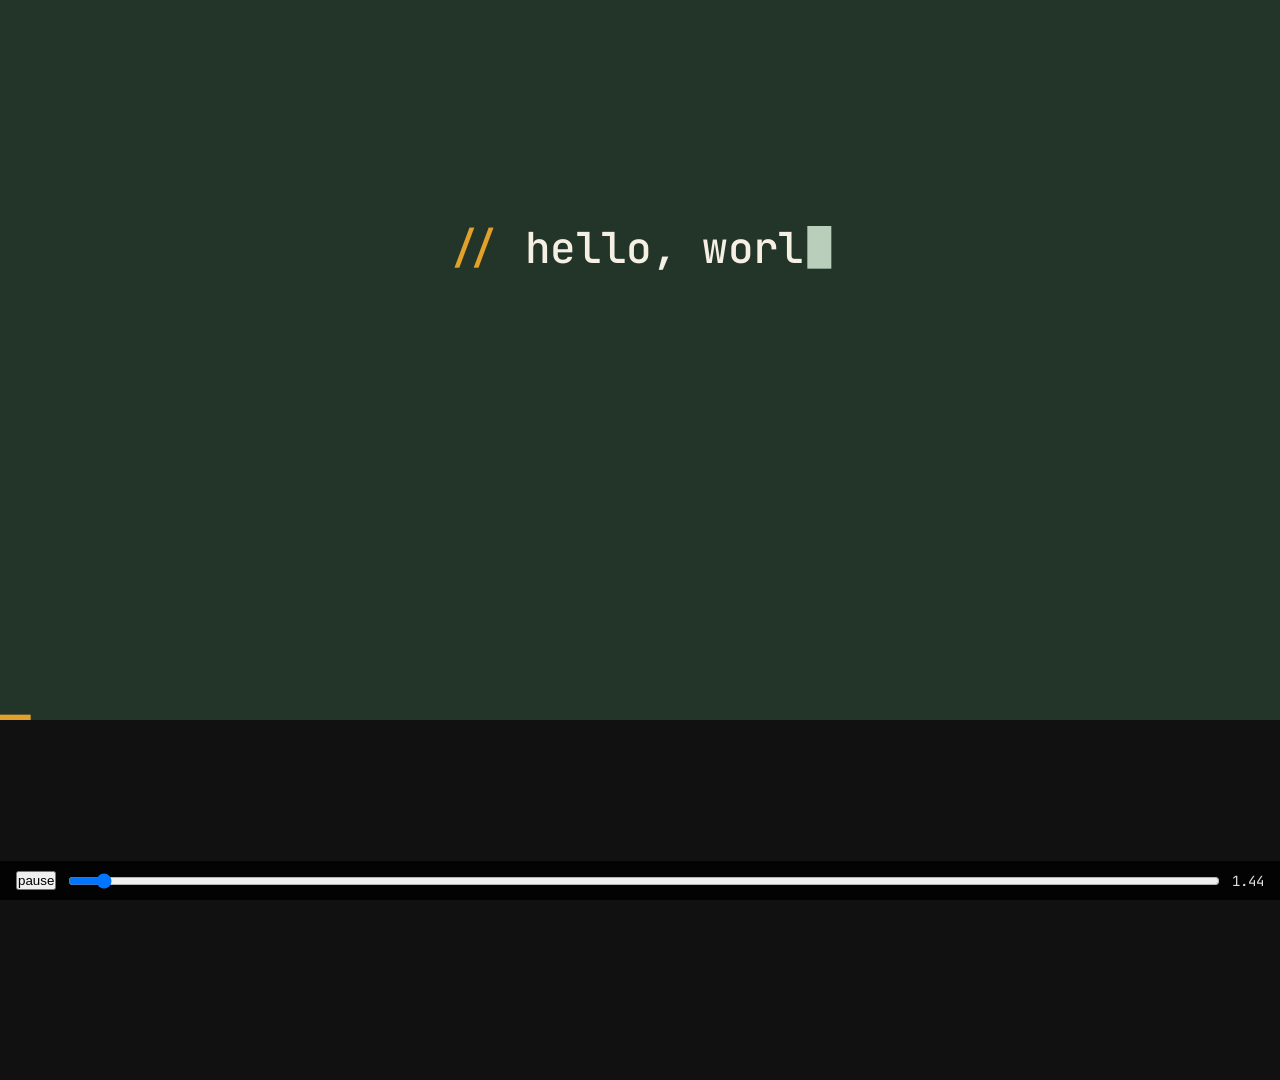
<file: promo-video/index.html>
<!doctype html>
<html lang="en">
<head>
<meta charset="utf-8">
<title>Salma · Flutter Developer (60s)</title>
<link href="https://fonts.googleapis.com/css2?family=Nunito:wght@400;600;700;800&family=JetBrains+Mono:wght@400;500;700&display=swap" rel="stylesheet">
<style>
  :root{
    --ink:#223528; --sage:#4C7A5B; --mist:#B9CFBC; --cocoa:#6E4A32;
    --honey:#E3A02B; --oat:#F6EFE4; --clay:#E8D5B7;
    --ink2:#2A4031;
  }
  *{box-sizing:border-box;margin:0;padding:0}
  html,body{background:#111;overflow:hidden}
  #stage{position:relative;width:1920px;height:1080px;background:var(--ink);overflow:hidden;
    font-family:Nunito,sans-serif;color:var(--oat);transform-origin:0 0}
  .scene{position:absolute;inset:0;opacity:0}
  .abs{position:absolute}
  .mono{font-family:'JetBrains Mono',monospace}
  .eyebrow{font-family:'JetBrains Mono',monospace;font-weight:500;font-size:30px;letter-spacing:.08em;color:var(--mist)}
  .eyebrow b{color:var(--honey);font-weight:700}
  .h1{font-weight:800;font-size:120px;line-height:1.05;letter-spacing:-.01em}
  .h2{font-weight:800;font-size:84px;line-height:1.1}
  .body{font-size:36px;line-height:1.5;color:var(--mist);font-weight:600}
  .rule{height:6px;background:var(--sage);border-radius:3px;transform-origin:left center}
  .frame{border-radius:32px;overflow:hidden;background:var(--ink2)}
  .frame img{width:100%;height:100%;object-fit:cover;display:block}
  .chip{display:inline-block;font-family:'JetBrains Mono',monospace;font-weight:500;font-size:26px;
    padding:12px 24px;border-radius:999px;border:2px solid var(--sage);color:var(--mist)}
  .chip.fill{background:var(--sage);color:var(--oat);border-color:var(--sage)}
  .word{display:inline-block}
  .clip{overflow:hidden;display:inline-block;vertical-align:bottom;padding-bottom:.08em}
  #progress{position:absolute;left:0;bottom:0;height:8px;background:var(--honey);width:0}
  #wm{position:absolute;right:56px;top:48px;width:64px;opacity:.35}
  .cursor{display:inline-block;width:.55em;height:1em;background:var(--mist);vertical-align:-.12em;margin-left:6px}
  .phone{position:absolute;border-radius:36px;overflow:hidden;border:10px solid #1a2a1f;background:#fff}
  .phone img{width:100%;height:100%;object-fit:cover;object-position:top;display:block}
  .stat{position:absolute;width:390px;height:250px;border-radius:28px;background:var(--ink2);padding:36px}
  .stat .n{font-family:'JetBrains Mono',monospace;font-weight:700;font-size:62px;white-space:nowrap;color:var(--oat)}
  .stat .l{font-size:28px;font-weight:700;color:var(--mist);margin-top:14px;line-height:1.3}
  .tl-item{position:absolute;left:150px;width:820px}
  .tl-date{font-family:'JetBrains Mono',monospace;font-size:26px;color:var(--mist);letter-spacing:.06em}
  .tl-role{font-size:54px;font-weight:800;margin-top:8px}
  .tl-org{font-size:32px;font-weight:700;color:var(--mist);margin-top:4px}
  .tl-desc{font-size:28px;color:var(--mist);margin-top:16px;line-height:1.45;font-weight:600;opacity:.9}
  .dot{position:absolute;left:96px;width:28px;height:28px;border-radius:50%;background:var(--sage);border:6px solid var(--ink)}
  .contact{font-family:'JetBrains Mono',monospace;font-size:34px;color:var(--oat);margin-bottom:22px}
  .contact span{color:var(--mist)}
  /* preview controls (hidden while rendering) */
  #ui{position:fixed;left:0;right:0;bottom:0;padding:10px 16px;background:#000c;display:flex;gap:12px;align-items:center;font:14px 'JetBrains Mono',monospace;color:#ddd}
  #ui input{flex:1}
  .rendering #ui{display:none}
</style>
</head>
<body>
<div id="stage">

  <!-- S1 · intro -->
  <section class="scene" id="s1">
    <div class="abs mono" id="s1-type" style="left:0;right:0;top:330px;text-align:center;font-size:64px;font-weight:500;color:var(--oat)"></div>
    <svg class="abs" id="s1-logo" viewBox="0 0 100 100" style="left:860px;top:480px;width:200px;height:200px">
      <rect width="100" height="100" rx="29" fill="#4C7A5B"/>
      <path id="ch1" d="M32,30 L48,46 L32,62" fill="none" stroke="#F6EFE4" stroke-width="10" stroke-linecap="round" stroke-linejoin="round" pathLength="1" stroke-dasharray="1"/>
      <path id="ch2" d="M52,30 L68,46 L52,62" fill="none" stroke="#F6EFE4" stroke-width="10" stroke-linecap="round" stroke-linejoin="round" pathLength="1" stroke-dasharray="1"/>
      <rect id="bar" x="32" y="76" width="38" height="10" rx="5" fill="#E3A02B"/>
    </svg>
  </section>

  <!-- S2 · whoami -->
  <section class="scene" id="s2">
    <div class="frame abs" id="s2-photo" style="left:150px;top:150px;width:620px;height:780px"><img src="../assets/Sub_profile.png" style="object-position:center 20%"></div>
    <div class="abs" style="left:880px;top:250px;width:960px">
      <div class="eyebrow" id="s2-eb"><b>//</b> whoami</div>
      <div class="body" id="s2-hi" style="margin-top:36px;font-size:44px;color:var(--oat)">Hi, I'm</div>
      <div class="h1" style="margin-top:6px"><span class="clip"><span class="word" id="s2-n1">Salma</span></span><br><span class="clip"><span class="word" id="s2-n2">Elmaghawry</span></span></div>
      <div class="rule" id="s2-rule" style="width:160px;margin:40px 0 34px"></div>
      <div id="s2-role" style="font-size:44px;font-weight:800">Software Engineer · Flutter Developer</div>
      <div class="body" id="s2-line" style="margin-top:20px;width:900px">I build clean, fast mobile apps and teach the next generation of developers.</div>
    </div>
  </section>

  <!-- S3 · foundation + numbers -->
  <section class="scene" id="s3">
    <div class="abs" style="left:150px;top:150px">
      <div class="eyebrow" id="s3-eb"><b>//</b> foundation</div>
      <div class="h2" style="margin-top:26px"><span class="clip"><span class="word" id="s3-t">B.Sc. Computer Science</span></span></div>
      <div id="s3-chips" style="margin-top:34px;display:flex;gap:18px">
        <span class="chip">Algorithms</span><span class="chip">Data Structures</span><span class="chip">OOP</span><span class="chip">Software Engineering</span>
      </div>
    </div>
    <div class="stat" id="st0" style="left:150px;top:640px"><div class="n" data-to="5" data-suf="">0</div><div class="l">Flutter apps<br>built end to end</div></div>
    <div class="stat" id="st1" style="left:574px;top:640px"><div class="n" data-to="1.5" data-suf="+ yrs">0</div><div class="l">Programming<br>mentor</div></div>
    <div class="stat" id="st2" style="left:998px;top:640px"><div class="n" data-to="1" data-suf="+ yr">0</div><div class="l">Programming<br>instructor</div></div>
    <div class="stat" id="st3" style="left:1422px;top:640px;width:350px"><div class="n" data-to="100" data-suf="%">0</div><div class="l">Free tech content<br>on YouTube</div></div>
  </section>

  <!-- S4 · experience -->
  <section class="scene" id="s4">
    <div class="abs" style="left:150px;top:120px">
      <div class="eyebrow" id="s4-eb"><b>//</b> experience</div>
    </div>
    <div class="abs" id="s4-line" style="left:107px;top:300px;width:6px;height:600px;background:var(--sage);opacity:.5;transform-origin:top"></div>
    <div class="dot" id="s4-d1" style="top:300px"></div>
    <div class="tl-item" id="s4-i1" style="top:288px">
      <div class="tl-date">MAR 2025 → PRESENT · REMOTE</div>
      <div class="tl-role">Programming Instructor</div>
      <div class="tl-org">Cairo Coding School</div>
      <div class="tl-desc">Live C++ & OOP lectures, data structures and algorithms, reviewing student code for clean logic.</div>
    </div>
    <div class="dot" id="s4-d2" style="top:620px"></div>
    <div class="tl-item" id="s4-i2" style="top:608px">
      <div class="tl-date">AUG 2025 → PRESENT · PART-TIME</div>
      <div class="tl-role">Educational Technologist</div>
      <div class="tl-org">Cairo Coding School</div>
      <div class="tl-desc">Designing interactive, AI-enhanced learning paths for software engineering students.</div>
    </div>
    <div class="frame abs" id="s4-a" style="left:1060px;top:150px;width:340px;height:340px"><img src="../assets/My_activities/github_workshop.jpeg"></div>
    <div class="frame abs" id="s4-b" style="left:1430px;top:150px;width:340px;height:340px"><img src="../assets/My_activities/presentation_workshop.jpeg"></div>
    <div class="frame abs" id="s4-c" style="left:1060px;top:520px;width:710px;height:400px"><img src="../assets/My_activities/2.jpeg"></div>
    <div class="abs mono" id="s4-cap" style="left:1060px;top:950px;font-size:24px;color:var(--mist);letter-spacing:.06em">workshops · mentoring · live lectures</div>
  </section>

  <!-- S5 · projects intro -->
  <section class="scene" id="s5">
    <div class="abs" style="left:0;right:0;top:390px;text-align:center">
      <div class="eyebrow" id="s5-eb"><b>//</b> projects</div>
      <div class="h1" style="margin-top:28px"><span class="clip"><span class="word" id="s5-t1">5 Flutter apps.</span></span><br><span class="clip"><span class="word" id="s5-t2" style="color:var(--mist)">Real problems.</span></span></div>
    </div>
  </section>

  <!-- S6..S10 · project cards (filled by JS) -->
  <div id="projects"></div>

  <!-- S11 · toolbox -->
  <section class="scene" id="s11">
    <div class="abs" style="left:150px;top:150px">
      <div class="eyebrow" id="s11-eb"><b>//</b> toolbox</div>
      <div class="h2" style="margin-top:26px"><span class="clip"><span class="word" id="s11-t">What I build with</span></span></div>
    </div>
    <div class="abs" id="s11-chips" style="left:150px;top:420px;width:1620px;display:flex;flex-wrap:wrap;gap:24px"></div>
  </section>

  <!-- S12 · CTA -->
  <section class="scene" id="s12">
    <div class="frame abs" id="s12-photo" style="left:150px;top:150px;width:620px;height:780px"><img src="../assets/profile_pc.png" style="object-position:center 30%"></div>
    <div class="abs" style="left:880px;top:190px;width:940px">
      <div class="eyebrow" id="s12-eb"><b>//</b> status: open_to_work</div>
      <div class="h2" style="margin-top:30px;font-size:80px">
        <span class="clip"><span class="word" id="s12-t1">Looking for a role as a</span></span><br>
        <span class="clip"><span class="word" id="s12-t2" style="color:var(--honey)">Flutter Developer</span></span>
      </div>
      <div class="body" id="s12-sub" style="margin-top:26px">Ready to ship clean, tested, scalable apps with your team.</div>
      <div class="rule" id="s12-rule" style="width:160px;margin:46px 0 46px"></div>
      <div id="s12-contacts">
        <div class="contact"><span>mail ›</span> salmaelmaghawry91@gmail.com</div>
        <div class="contact"><span>in ›</span> linkedin.com/in/salma-elmaghawry</div>
        <div class="contact"><span>git ›</span> github.com/salma-elmaghawry</div>
      </div>
    </div>
  </section>

  <svg id="wm" viewBox="0 0 100 100">
    <rect width="100" height="100" rx="29" fill="none" stroke="#F6EFE4" stroke-width="6"/>
    <path d="M32,30 L48,46 L32,62 M52,30 L68,46 L52,62" fill="none" stroke="#F6EFE4" stroke-width="10" stroke-linecap="round" stroke-linejoin="round"/>
    <rect x="32" y="76" width="38" height="10" rx="5" fill="#F6EFE4"/>
  </svg>
  <div id="progress"></div>
</div>

<div id="ui"><button id="play">pause</button><input id="scrub" type="range" min="0" max="60" step="0.01" value="0"><span id="time">0.00</span></div>

<script>
const DUR = 60;
const $ = id => document.getElementById(id);
const clamp = (x, a = 0, b = 1) => Math.min(b, Math.max(a, x));
const E = {
  lin: t => t,
  out: t => 1 - Math.pow(1 - t, 3),
  out5: t => 1 - Math.pow(1 - t, 5),
  inOut: t => t < .5 ? 4 * t * t * t : 1 - Math.pow(-2 * t + 2, 3) / 2,
  back: t => { const c = 1.6; return 1 + (c + 1) * Math.pow(t - 1, 3) + c * Math.pow(t - 1, 2); },
};
// progress of a tween that starts at s and lasts d seconds
const P = (t, s, d, e = 'out') => E[e](clamp((t - s) / d));
const lerp = (a, b, k) => a + (b - a) * k;
function css(el, { o, x = 0, y = 0, s = 1, r = 0, clip }) {
  if (typeof el === 'string') el = $(el);
  if (o !== undefined) el.style.opacity = o;
  el.style.transform = `translate(${x}px,${y}px) scale(${s}) rotate(${r}deg)`;
  if (clip !== undefined) el.style.clipPath = clip;
}
// fade + rise in at s, used for most text
const rise = (el, t, s, d = .7, dist = 40) => { const k = P(t, s, d); css(el, { o: k, y: (1 - k) * dist }); };
// word slides up from behind its .clip mask
const reveal = (el, t, s, d = .8) => { const k = P(t, s, d, 'out5'); css(el, { y: (1 - k) * 140 }); };
const eyebrow = (el, t, s) => { const k = P(t, s, .6); css(el, { o: k, x: (1 - k) * -30 }); };
// scene visibility envelope: fade/blur out at the end
function scene(id, t, a, b, fadeOut = .5) {
  const el = $(id);
  const on = t >= a - .001 && t < b;
  el.style.display = on ? 'block' : 'none';
  if (!on) return false;
  const out = P(t, b - fadeOut, fadeOut, 'inOut');
  el.style.opacity = 1 - out;
  el.style.transform = `translateY(${-out * 30}px)`;
  return true;
}

/* ---------- projects data ---------- */
const PROJECTS = [
  { name: 'Flowsy', kind: 'Smart budgeting & wallets', desc: 'Splits money into wallets and shows what is really left. Bilingual, with biometric lock.',
    tags: ['Flutter', 'Firebase', 'Clean Arch', 'Biometrics'], img: 'Projects_images/Flowsy_poster.png' },
  { name: 'Chainly', kind: 'Smart supply chain', desc: 'Live tracking, QR identification and ML demand prediction.',
    tags: ['Cubit', 'Google Maps', 'QR Scanner', 'ML'], img: 'Projects_images/chainly_poster.png' },
  { name: 'My Clinic', kind: "Doctor's clinic assistant", desc: 'Offline-first patient files, QR prescriptions, appointments and stats.',
    tags: ['Cubit', 'Offline-first', 'EN / AR + RTL'], phones: ['my_clinic app/01_home.png', 'my_clinic app/08_prescription_qr.png', 'my_clinic app/11_stats.png'] },
  { name: 'StudyMate', kind: 'AI study companion', desc: 'AI summaries, flashcards, quizzes, Pomodoro and XP-based goals.',
    tags: ['AI Summaries', 'AI Chatbot', 'Gamification'], posters: ['Projects_images/studymate_1.png', 'Projects_images/studymate_2.png', 'Projects_images/studymate_3.png'] },
  { name: 'Shtiwy', kind: 'Travel & tourism', desc: 'Travel, Hajj and Umrah booking app built on Supabase.',
    tags: ['BLoC / Cubit', 'Supabase', 'Google Maps'], img: 'Projects_images/shtiway_poster.png' },
];
const PROJ_START = 29.5, PROJ_LEN = 3.1;
const projHost = $('projects');
PROJECTS.forEach((p, i) => {
  let media;
  if (p.img) {
    media = `<div class="frame abs pm" style="left:860px;top:${p.img.includes('Flowsy') ? 218 : 270}px;width:960px;height:${p.img.includes('Flowsy') ? 645 : 540}px;background:#fff">
      <img src="../assets/${p.img}" style="object-fit:contain"></div>`;
  } else if (p.phones) {
    media = p.phones.map((f, j) => `<div class="phone pm" style="left:${900 + j * 300}px;top:${225 + (j === 1 ? -25 : 25)}px;width:290px;height:630px">
      <img src="../assets/Projects_images/${f}"></div>`).join('');
  } else {
    media = p.posters.map((f, j) => `<div class="frame abs pm" style="left:${870 + j * 330}px;top:${280 + (j === 1 ? -30 : 30)}px;width:300px;height:520px;background:#fff">
      <img src="../assets/${f}" style="object-fit:cover;object-position:top"></div>`).join('');
  }
  projHost.insertAdjacentHTML('beforeend', `
  <section class="scene" id="p${i}">
    <div class="abs" style="left:150px;top:300px;width:660px">
      <div class="eyebrow pe"><b>//</b> ${String(i + 1).padStart(2, '0')} / 05</div>
      <div class="h2" style="margin-top:24px;font-size:104px"><span class="clip"><span class="word pn">${p.name}</span></span></div>
      <div class="pk" style="font-size:38px;font-weight:800;color:var(--mist);margin-top:6px">${p.kind}</div>
      <div class="body pd" style="margin-top:26px;font-size:32px">${p.desc}</div>
      <div class="ptags" style="margin-top:34px;display:flex;flex-wrap:wrap;gap:14px">${p.tags.map(x => `<span class="chip">${x}</span>`).join('')}</div>
    </div>
    ${media}
  </section>`);
});

const TOOLS = ['Flutter & Dart', 'BLoC / Cubit', 'Clean Architecture', 'SOLID', 'REST APIs', 'Firebase', 'Supabase',
  'Hive · SQLite', 'Google Maps', 'Unit Testing', 'Git & GitHub', 'CI/CD', 'Figma', 'AI Integration', 'MCP', 'EN / AR + RTL'];
const FILLED = new Set(['Flutter & Dart', 'BLoC / Cubit', 'Clean Architecture', 'Firebase']);
$('s11-chips').innerHTML = TOOLS.map(x => `<span class="chip ${FILLED.has(x) ? 'fill' : ''}" style="font-size:34px;padding:18px 34px">${x}</span>`).join('');

/* ---------- render(t) : the whole video is a pure function of time ---------- */
function render(t) {
  $('progress').style.width = (t / DUR * 100) + '%';
  $('wm').style.opacity = .35 * P(t, 4.6, .6) * (1 - P(t, 51.2, .5));

  // S1 intro 0 – 4.6
  if (scene('s1', t, 0, 4.6)) {
    const txt = 'hello, world';
    const k = clamp((t - .4) / 1.1);
    const n = Math.round(k * txt.length);
    const blink = Math.floor(t * 2.2) % 2 === 0 || (k > 0 && k < 1);
    $('s1-type').innerHTML = `<span style="color:var(--honey)">//</span> ${txt.slice(0, n)}<span class="cursor" style="opacity:${blink ? 1 : 0}"></span>`;
    css('s1-type', { y: -P(t, 1.8, .7, 'inOut') * 40 });
    const lk = P(t, 1.9, .7, 'back');
    css('s1-logo', { o: P(t, 1.9, .3), s: lerp(.4, 1, lk) });
    $('ch1').style.strokeDashoffset = 1 - P(t, 2.2, .45);
    $('ch2').style.strokeDashoffset = 1 - P(t, 2.4, .45);
    $('bar').setAttribute('width', 38 * P(t, 2.75, .45));
  }

  // S2 whoami 4.6 – 12
  if (scene('s2', t, 4.6, 12)) {
    const pk = P(t, 4.7, 1.1, 'out5');
    css('s2-photo', { o: 1, clip: `inset(${(1 - pk) * 100}% 0 0 0 round 32px)`, y: (1 - pk) * 60 });
    eyebrow($('s2-eb'), t, 5.0);
    rise($('s2-hi'), t, 5.3);
    reveal($('s2-n1'), t, 5.6); reveal($('s2-n2'), t, 5.8);
    css('s2-rule', { s: 1 }); $('s2-rule').style.transform = `scaleX(${P(t, 6.6, .7)})`;
    rise($('s2-role'), t, 7.0); rise($('s2-line'), t, 7.6);
  }

  // S3 foundation 12 – 19
  if (scene('s3', t, 12, 19)) {
    eyebrow($('s3-eb'), t, 12.2);
    reveal($('s3-t'), t, 12.4);
    [...$('s3-chips').children].forEach((c, i) => { const k = P(t, 13.1 + i * .15, .5, 'back'); css(c, { o: clamp(k * 2), s: lerp(.6, 1, k) }); });
    for (let i = 0; i < 4; i++) {
      const el = $('st' + i), s = 14.3 + i * .25;
      rise(el, t, s, .7, 60);
      const nEl = el.querySelector('.n'), to = +nEl.dataset.to;
      const v = to * P(t, s + .2, 1.4);
      nEl.textContent = (to % 1 ? v.toFixed(1) : Math.round(v)) + nEl.dataset.suf;
    }
  }

  // S4 experience 19 – 27
  if (scene('s4', t, 19, 27)) {
    eyebrow($('s4-eb'), t, 19.2);
    $('s4-line').style.transform = `scaleY(${P(t, 19.4, 1.4, 'inOut')})`;
    ['s4-d1', 's4-d2'].forEach((d, i) => { const k = P(t, 19.6 + i * .9, .5, 'back'); css(d, { o: clamp(k * 2), s: k }); });
    rise($('s4-i1'), t, 19.7); rise($('s4-i2'), t, 20.6);
    ['s4-a', 's4-b', 's4-c'].forEach((id, i) => {
      const k = P(t, 21.4 + i * .35, .9, 'out5');
      css(id, { o: k, s: lerp(.85, 1, k), y: (1 - k) * 50 });
    });
    // slow push on photos
    $('s4-c').querySelector('img').style.transform = `scale(${1 + (t - 21) * .012})`;
    rise($('s4-cap'), t, 22.6);
  }

  // S5 projects intro 27 – 29.5
  if (scene('s5', t, 27, PROJ_START, .4)) {
    eyebrow($('s5-eb'), t, 27.1);
    reveal($('s5-t1'), t, 27.3); reveal($('s5-t2'), t, 27.6);
  }

  // S6..S10 projects
  PROJECTS.forEach((_, i) => {
    const a = PROJ_START + i * PROJ_LEN, b = a + PROJ_LEN;
    if (!scene('p' + i, t, a, b, .35)) return;
    const root = $('p' + i);
    eyebrow(root.querySelector('.pe'), t, a + .05);
    reveal(root.querySelector('.pn'), t, a + .1, .7);
    rise(root.querySelector('.pk'), t, a + .35);
    rise(root.querySelector('.pd'), t, a + .5);
    [...root.querySelector('.ptags').children].forEach((c, j) => { const k = P(t, a + .7 + j * .08, .45, 'back'); css(c, { o: clamp(k * 2), s: lerp(.7, 1, k) }); });
    root.querySelectorAll('.pm').forEach((m, j) => {
      const k = P(t, a + .1 + j * .12, .9, 'out5');
      const drift = (t - a) * -6;  // slow parallax while on screen
      css(m, { o: k, x: (1 - k) * 220 + drift, y: (1 - k) * (j % 2 ? -30 : 30) });
    });
  });

  // S11 toolbox 45 – 51.5
  if (scene('s11', t, 45, 51.5)) {
    eyebrow($('s11-eb'), t, 45.1);
    reveal($('s11-t'), t, 45.3);
    [...$('s11-chips').children].forEach((c, i) => { const k = P(t, 46 + i * .11, .55, 'back'); css(c, { o: clamp(k * 2), s: lerp(.5, 1, k), y: (1 - k) * 20 }); });
  }

  // S12 CTA 51.5 – 60 (no fade out, holds on the last frame)
  if (scene('s12', t, 51.5, 60.01, .001)) {
    const pk = P(t, 51.6, 1.1, 'out5');
    css('s12-photo', { o: 1, clip: `inset(0 0 ${(1 - pk) * 100}% 0 round 32px)` });
    eyebrow($('s12-eb'), t, 51.9);
    reveal($('s12-t1'), t, 52.2); reveal($('s12-t2'), t, 52.6);
    rise($('s12-sub'), t, 53.3);
    $('s12-rule').style.transform = `scaleX(${P(t, 53.8, .7)})`;
    [...$('s12-contacts').children].forEach((c, i) => rise(c, t, 54.2 + i * .25, .6, 24));
  }
}
window.render = render;

/* ---------- preview player ---------- */
const params = new URLSearchParams(location.search);
if (params.has('render')) {
  document.body.classList.add('rendering');
} else {
  const fit = () => { const s = Math.min(innerWidth / 1920, (innerHeight - 44) / 1080); $('stage').style.transform = `scale(${s})`; };
  addEventListener('resize', fit); fit();
  let playing = true, t0 = performance.now(), cur = 0;
  $('play').onclick = () => { playing = !playing; $('play').textContent = playing ? 'pause' : 'play'; t0 = performance.now() - cur * 1000; };
  $('scrub').oninput = e => { cur = +e.target.value; t0 = performance.now() - cur * 1000; render(cur); };
  (function loop() {
    if (playing) { cur = ((performance.now() - t0) / 1000) % DUR; $('scrub').value = cur; }
    $('time').textContent = cur.toFixed(2);
    render(cur); requestAnimationFrame(loop);
  })();
}
render(0);
</script>
</body>
</html>
</file>
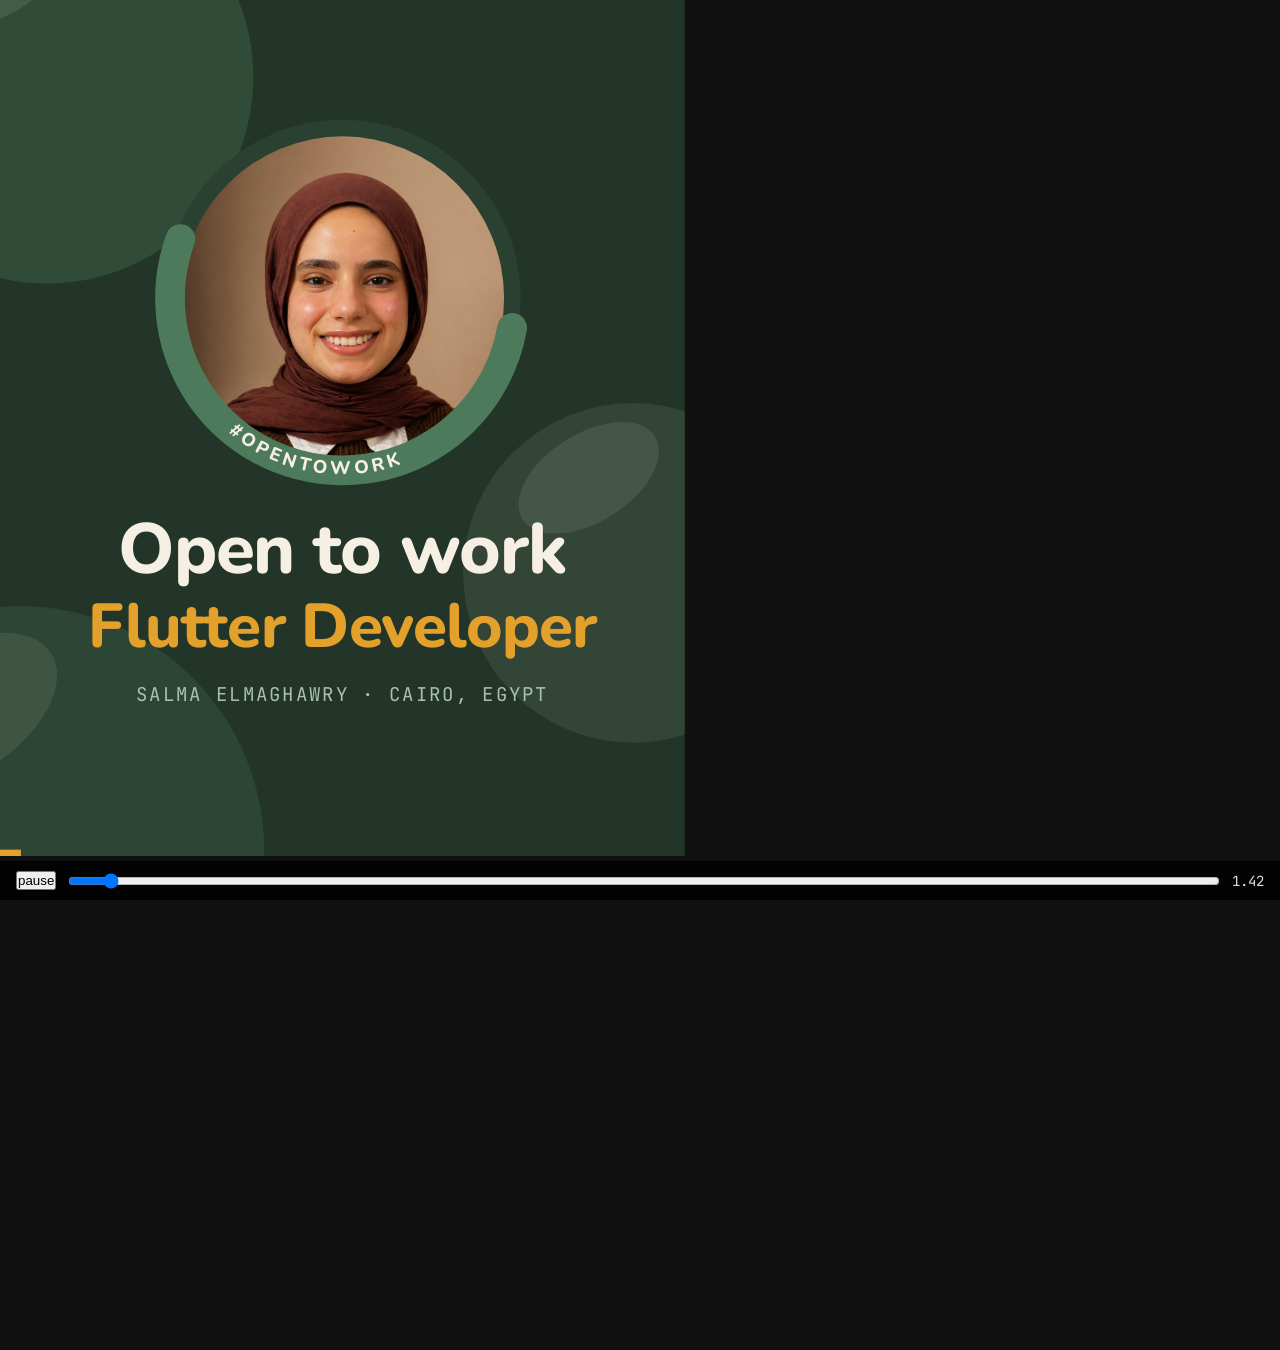
<file: promo-video/linkedin.html>
<!doctype html>
<html lang="en">
<head>
<meta charset="utf-8">
<title>Salma · Open to Work (LinkedIn 4:5)</title>
<link href="https://fonts.googleapis.com/css2?family=Nunito:wght@600;700;800&family=JetBrains+Mono:wght@500;700&display=swap" rel="stylesheet">
<style>
  :root{
    --ink:#223528; --sage:#4C7A5B; --mist:#B9CFBC; --cocoa:#6E4A32;
    --honey:#E3A02B; --oat:#F6EFE4; --clay:#E8D5B7;
    --ink2:#2A4031; --ink3:#1A2A1F;
  }
  *{box-sizing:border-box;margin:0;padding:0}
  html,body{background:#111;overflow:hidden}
  #stage{position:relative;width:1080px;height:1350px;background:var(--ink);overflow:hidden;
    font-family:Nunito,sans-serif;color:var(--oat);transform-origin:0 0}
  .scene{position:absolute;inset:0;display:none}
  .abs{position:absolute}
  .center{left:0;right:0;text-align:center}
  .mono{font-family:'JetBrains Mono',monospace}
  .label{font-family:'JetBrains Mono',monospace;font-weight:500;font-size:30px;letter-spacing:.1em;color:var(--mist);
    text-transform:uppercase;display:inline-flex;align-items:center;gap:18px}
  .label::before{content:'';width:44px;height:10px;border-radius:5px;background:var(--sage)}
  .h1{font-weight:800;font-size:112px;line-height:1.04;letter-spacing:-.015em}
  .h2{font-weight:800;font-size:84px;line-height:1.08;letter-spacing:-.01em}
  .sub{font-size:38px;line-height:1.4;color:var(--mist);font-weight:700}
  .honey{color:var(--honey)}
  .clip{overflow:hidden;display:inline-block;vertical-align:bottom;padding:0 .04em .1em}
  .word{display:inline-block}
  .rule{height:8px;background:var(--sage);border-radius:4px;transform-origin:center}
  .chip{display:inline-block;font-family:'JetBrains Mono',monospace;font-weight:500;font-size:30px;
    padding:12px 26px;border-radius:999px;border:2px solid var(--sage);color:var(--mist);white-space:nowrap}
  .chip.fill{background:var(--sage);color:var(--oat)}
  .frame{border-radius:28px;overflow:hidden;background:#fff;outline:2px solid rgba(246,239,228,.1)}
  .frame img{width:100%;height:100%;object-fit:cover;display:block}
  .phone{position:absolute;border-radius:44px;overflow:hidden;border:11px solid var(--ink3);background:#fff;
    outline:2px solid rgba(246,239,228,.12)}
  .phone img{width:100%;height:100%;object-fit:cover;object-position:top;display:block}
  .badge{position:absolute;display:inline-flex;align-items:center;gap:14px;background:var(--sage);color:var(--oat);
    font-weight:800;font-size:34px;padding:16px 30px;border-radius:999px;white-space:nowrap;outline:3px solid var(--ink)}
  .badge svg{width:34px;height:34px}

  .bubble{position:absolute;border-radius:50%;overflow:hidden}
  .bubble i{position:absolute;left:14%;top:9%;width:46%;height:26%;border-radius:50%;background:var(--oat);
    opacity:.09;transform:rotate(-32deg)}

  .tile{position:absolute;width:450px;height:380px;border-radius:34px;background:var(--ink2);padding:40px 44px;
    outline:2px solid rgba(246,239,228,.06)}
  .tile .v{font-weight:800;font-size:112px;line-height:1;white-space:nowrap;display:flex;align-items:center;gap:18px}
  .tile .v small{font-size:46px;color:var(--mist);font-weight:800;margin-left:-8px;align-self:flex-end;margin-bottom:12px}
  .tile .l{font-size:33px;font-weight:700;color:var(--mist);margin-top:26px;line-height:1.3}
  .tile .ic{position:absolute;right:38px;top:40px;width:54px;height:54px;color:var(--mist);opacity:.55}
  .live-dot{width:30px;height:30px;border-radius:50%;background:var(--mist)}

  .pcount{font-family:'JetBrains Mono',monospace;font-weight:500;font-size:30px;letter-spacing:.1em;color:var(--mist)}
  .pname{font-weight:800;font-size:104px;line-height:1.02;letter-spacing:-.015em}
  .pline{font-size:38px;font-weight:700;color:var(--mist);margin-top:14px;line-height:1.35}
  .ptags{margin-top:30px;display:flex;flex-wrap:wrap;gap:14px;justify-content:center}

  .row{position:absolute;left:160px;width:860px}
  .row .d{font-family:'JetBrains Mono',monospace;font-size:27px;color:var(--mist);letter-spacing:.08em}
  .row .r{font-size:52px;font-weight:800;margin-top:6px;line-height:1.1}
  .row .o{font-size:34px;font-weight:700;color:var(--mist);margin-top:6px}
  .dot{position:absolute;left:84px;width:40px;height:40px;border-radius:50%;background:var(--sage);border:9px solid var(--ink)}

  .stat3{position:absolute;width:300px;text-align:center}
  .stat3 .n{font-weight:800;font-size:92px;line-height:1;white-space:nowrap}
  .stat3 .n b{color:var(--mist);font-weight:800}
  .stat3 .l{font-size:30px;font-weight:700;color:var(--mist);margin-top:14px;line-height:1.3}

  .contact{display:flex;align-items:center;gap:26px;margin-bottom:24px}
  .contact .sq{width:76px;height:76px;border-radius:20px;background:var(--sage);display:grid;place-items:center;flex:none}
  .contact .sq svg{width:40px;height:40px}
  .contact .k{font-family:'JetBrains Mono',monospace;font-size:23px;color:var(--mist);letter-spacing:.08em;text-transform:uppercase}
  .contact .v{font-family:'JetBrains Mono',monospace;font-size:31px;color:var(--oat);margin-top:4px;font-weight:500}

  #wipe{position:absolute;left:0;top:0;width:1080px;height:1350px;background:var(--sage);display:none;z-index:20}
  #wipe svg{position:absolute;left:390px;top:525px;width:300px;height:300px}
  #progress{position:absolute;left:0;bottom:0;height:10px;background:var(--honey);width:0;z-index:30}
  #wm{position:absolute;right:48px;top:48px;width:60px;opacity:0;z-index:25}

  #ui{position:fixed;left:0;right:0;bottom:0;padding:10px 16px;background:#000c;display:flex;gap:12px;align-items:center;font:14px 'JetBrains Mono',monospace;color:#ddd}
  #ui input{flex:1}
  .rendering #ui{display:none}
</style>
</head>
<body>
<div id="stage">

  <div id="bubbles">
    <div class="bubble" id="b0" style="width:640px;height:640px;background:rgba(76,122,91,.34)"><i></i></div>
    <div class="bubble" id="b1" style="width:520px;height:520px;background:rgba(185,207,188,.10)"><i></i></div>
    <div class="bubble" id="b2" style="width:760px;height:760px;background:rgba(76,122,91,.24)"><i></i></div>
  </div>

  <!-- the #OpenToWork photo badge travels across S1 and S2 -->
  <svg id="badge" class="abs" viewBox="0 0 640 640" style="width:600px;height:600px;z-index:5">
    <defs>
      <clipPath id="pc"><circle cx="320" cy="320" r="272"/></clipPath>
      <path id="arcText" d="M34.4,370.4 A290,290 0 0 0 571.1,465"/>
    </defs>
    <circle cx="320" cy="320" r="300" fill="#2A4031"/>
    <image href="../assets/Sub_profile.png" x="20" y="-10" width="600" height="750" preserveAspectRatio="xMidYMin slice" clip-path="url(#pc)"/>
    <path id="ring" d="M47.5,220.8 A290,290 0 1 0 605.6,370.4" fill="none" stroke="#4C7A5B" stroke-width="50" stroke-linecap="round" pathLength="1" stroke-dasharray="1" stroke-dashoffset="1"/>
    <text id="ringText" font-family="Nunito" font-weight="800" font-size="31" letter-spacing="5" fill="#F6EFE4" dominant-baseline="middle" opacity="0">
      <textPath href="#arcText" startOffset="50%" text-anchor="middle">#OPENTOWORK</textPath>
    </text>
  </svg>

  <!-- S1 · hook -->
  <section class="scene" id="s1">
    <div class="abs center" style="top:810px">
      <div class="h1"><span class="clip"><span class="word" id="s1-a">Open to work</span></span></div>
      <div class="h1" style="font-size:98px"><span class="clip"><span class="word honey" id="s1-b">Flutter Developer</span></span></div>
      <div class="abs center mono" id="s1-c" style="top:262px;font-size:30px;color:var(--mist);letter-spacing:.1em">SALMA ELMAGHAWRY · CAIRO, EGYPT</div>
    </div>
  </section>

  <!-- S2 · who -->
  <section class="scene" id="s2">
    <div class="abs center" style="top:470px">
      <div class="sub" id="s2-hi" style="font-size:46px;color:var(--oat)">Hi, I'm</div>
      <div class="h1" style="font-size:132px;margin-top:4px"><span class="clip"><span class="word" id="s2-n1">Salma</span></span><br><span class="clip"><span class="word" id="s2-n2">Elmaghawry</span></span></div>
      <div class="rule" id="s2-rule" style="width:150px;margin:34px auto 30px"></div>
      <div id="s2-role" style="font-size:46px;font-weight:800">Software Engineer · Flutter Developer</div>
      <div class="sub" id="s2-line" style="margin:22px auto 0;width:900px">I build clean, tested Flutter apps,<br>from architecture to Google Play.</div>
    </div>
  </section>

  <!-- S3 · quick facts -->
  <section class="scene" id="s3">
    <div class="abs" style="left:75px;top:150px">
      <div class="label" id="s3-lb">Quick facts</div>
      <div class="h2" style="margin-top:24px"><span class="clip"><span class="word" id="s3-t">The short version</span></span></div>
    </div>
    <div class="tile" id="t0" style="left:75px;top:420px">
      <svg class="ic" viewBox="0 0 24 24" fill="none" stroke="currentColor" stroke-width="2" stroke-linecap="round" stroke-linejoin="round"><path d="m8 7-5 5 5 5M16 7l5 5-5 5"/></svg>
      <div class="v"><span class="cnt" data-to="2">0</span><span class="honey" style="margin-left:-14px">+</span><small>yrs</small></div>
      <div class="l">Hands-on Flutter<br>experience</div>
    </div>
    <div class="tile" id="t1" style="left:555px;top:420px">
      <svg class="ic" viewBox="0 0 24 24" fill="none" stroke="currentColor" stroke-width="2" stroke-linejoin="round"><path d="M6 3.5v17l14-8.5z"/></svg>
      <div class="v"><span class="live-dot" id="live"></span>Live</div>
      <div class="l">Flowsy, my app<br>on Google Play</div>
    </div>
    <div class="tile" id="t2" style="left:75px;top:830px">
      <svg class="ic" viewBox="0 0 24 24" fill="none" stroke="currentColor" stroke-width="2" stroke-linecap="round" stroke-linejoin="round"><path d="M8 21h8M12 17v4M7 4h10v5a5 5 0 0 1-10 0zM7 6H4a3 3 0 0 0 3 4M17 6h3a3 3 0 0 1-3 4"/></svg>
      <div class="v">1st</div>
      <div class="l">Paymob × Cursor<br>Build-a-thon (team)</div>
    </div>
    <div class="tile" id="t3" style="left:555px;top:830px">
      <svg class="ic" viewBox="0 0 24 24" fill="none" stroke="currentColor" stroke-width="2" stroke-linecap="round" stroke-linejoin="round"><circle cx="12" cy="9" r="6"/><path d="m8.5 14-1.5 7 5-3 5 3-1.5-7"/></svg>
      <div class="v">ITIDA</div>
      <div class="l">Funded graduation<br>project, Chainly</div>
    </div>
  </section>

  <!-- S4 · selected work intro -->
  <section class="scene" id="s4">
    <div class="abs center" style="top:470px">
      <div class="label" id="s4-lb">Selected work</div>
      <div class="h1" style="margin-top:34px;font-size:124px"><span class="clip"><span class="word" id="s4-a">Real projects.</span></span><br><span class="clip"><span class="word" id="s4-b" style="color:var(--mist)">Clean code.</span></span></div>
    </div>
  </section>

  <!-- S5..S9 · projects (filled by JS) -->
  <div id="projects"></div>

  <!-- S10 · experience -->
  <section class="scene" id="s10">
    <div class="abs" style="left:75px;top:130px">
      <div class="label" id="s10-lb">Experience</div>
      <div class="h2" style="margin-top:24px"><span class="clip"><span class="word" id="s10-t">Building &amp; teaching</span></span></div>
    </div>
    <div class="abs" id="s10-line" style="left:101px;top:400px;width:6px;height:820px;background:var(--sage);opacity:.55;transform-origin:top"></div>
    <div class="dot" style="top:398px"></div><div class="row" style="top:384px">
      <div class="d">AUG 2025 – PRESENT</div><div class="r">Freelance Flutter Developer</div><div class="o">No Wait · e-commerce &amp; installments</div></div>
    <div class="dot" style="top:608px"></div><div class="row" style="top:594px">
      <div class="d">MAR 2025 – PRESENT</div><div class="r">Programming Instructor</div><div class="o">Cairo Coding School</div></div>
    <div class="dot" style="top:818px"></div><div class="row" style="top:804px">
      <div class="d">FEB – APR 2025</div><div class="r">Flutter Developer Intern</div><div class="o">Cellula Technologies</div></div>
    <div class="dot" style="top:1028px"></div><div class="row" style="top:1014px">
      <div class="d">APR – OCT 2024</div><div class="r">Mobile App Developer Intern</div><div class="o">Digital Egypt Pioneers (DEPI)</div></div>
  </section>

  <!-- S11 · toolbox -->
  <section class="scene" id="s11">
    <div class="abs" style="left:75px;top:150px">
      <div class="label" id="s11-lb">Toolbox</div>
      <div class="h2" style="margin-top:24px"><span class="clip"><span class="word" id="s11-t">What I build with</span></span></div>
    </div>
    <div class="abs" id="s11-chips" style="left:75px;top:420px;width:930px;display:flex;flex-wrap:wrap;gap:22px"></div>
  </section>

  <!-- S12 · the extra -->
  <section class="scene" id="s12">
    <div class="abs center" style="top:150px">
      <div class="label" id="s12-lb">And one more thing</div>
      <div class="h1" style="margin-top:30px;font-size:104px"><span class="clip"><span class="word" id="s12-a">A developer</span></span><br><span class="clip"><span class="word" id="s12-b">who can <span class="honey">explain</span>.</span></span></div>
      <div class="sub" id="s12-sub" style="margin-top:24px">Clear code reviews, docs and onboarding.</div>
    </div>
    <div class="stat3" id="m0" style="left:60px;top:700px"><div class="n">10K<b>+</b></div><div class="l">LinkedIn<br>followers</div></div>
    <div class="stat3" id="m1" style="left:390px;top:700px"><div class="n">6.5K<b>+</b></div><div class="l">YouTube<br>subscribers</div></div>
    <div class="stat3" id="m2" style="left:720px;top:700px"><div class="n">300<b>+</b></div><div class="l">Students<br>taught</div></div>
    <div class="abs" id="s12-q" style="left:110px;top:990px;width:860px;padding:44px 56px;border-radius:34px;background:var(--ink2);outline:2px solid rgba(246,239,228,.06)">
      <svg viewBox="0 0 24 24" style="position:absolute;left:-20px;top:-34px;width:84px;height:84px" fill="#4C7A5B"><path d="M4 18v-5.5C4 8.4 6.4 5.7 10 5l.8 1.8C8.6 7.6 7.6 9.2 7.5 11H10v7zm10 0v-5.5c0-4.1 2.4-6.8 6-7.5l.8 1.8c-2.2.8-3.2 2.4-3.3 4.2H20v7z"/></svg>
      <div style="font-size:50px;font-weight:800;line-height:1.2">Simple and fun explanation.</div>
      <div class="mono" style="font-size:24px;color:var(--mist);letter-spacing:.1em;margin-top:14px">FEEDBACK FROM A STUDENT</div>
    </div>
  </section>

  <!-- S13 · call to action -->
  <section class="scene" id="s13">
    <div class="frame abs" id="s13-photo" style="left:310px;top:90px;width:460px;height:520px;background:var(--ink2)">
      <img src="../assets/profile_pc.png" style="object-position:center 22%">
    </div>
    <div class="badge" id="s13-badge" style="left:380px;top:575px;font-size:30px;padding:12px 26px">#OPENTOWORK</div>
    <div class="abs center" style="top:675px">
      <div class="h2" style="font-size:88px"><span class="clip"><span class="word" id="s13-a">Hiring a</span></span><br><span class="clip"><span class="word" id="s13-b">Flutter Developer?</span></span><br><span class="clip"><span class="word honey" id="s13-c">Let's talk.</span></span></div>
    </div>
    <div class="abs" id="s13-contacts" style="left:50%;top:1010px;transform:translateX(-50%);width:max-content">
      <div class="contact"><div class="sq"><svg viewBox="0 0 24 24" fill="none" stroke="#F6EFE4" stroke-width="2" stroke-linecap="round" stroke-linejoin="round"><rect x="3" y="5" width="18" height="14" rx="2"/><path d="m3 7 9 6 9-6"/></svg></div>
        <div><div class="k">Email</div><div class="v">salmaelmaghawry91@gmail.com</div></div></div>
      <div class="contact"><div class="sq"><svg viewBox="0 0 24 24" fill="none" stroke="#F6EFE4" stroke-width="2" stroke-linecap="round" stroke-linejoin="round"><rect x="3" y="3" width="18" height="18" rx="3"/><path d="M8 10v7M8 7v.01M12 17v-4a2 2 0 0 1 4 0v4M12 10v7"/></svg></div>
        <div><div class="k">LinkedIn</div><div class="v">linkedin.com/in/salma-elmaghawry</div></div></div>
      <div class="contact"><div class="sq"><svg viewBox="0 0 24 24" fill="none" stroke="#F6EFE4" stroke-width="2" stroke-linecap="round" stroke-linejoin="round"><circle cx="12" cy="12" r="9"/><path d="M3 12h18M12 3a14 14 0 0 1 0 18M12 3a14 14 0 0 0 0 18"/></svg></div>
        <div><div class="k">Portfolio</div><div class="v">salmaelmaghawry.github.io/Salma-Elmaghawry</div></div></div>
    </div>
  </section>

  <div id="wipe"><svg viewBox="0 0 100 100">
    <path d="M32,30 L48,46 L32,62 M52,30 L68,46 L52,62" fill="none" stroke="#F6EFE4" stroke-width="10" stroke-linecap="round" stroke-linejoin="round"/>
    <rect x="32" y="76" width="38" height="10" rx="5" fill="#E3A02B"/></svg></div>
  <svg id="wm" viewBox="0 0 100 100">
    <rect width="100" height="100" rx="29" fill="none" stroke="#F6EFE4" stroke-width="6"/>
    <path d="M32,30 L48,46 L32,62 M52,30 L68,46 L52,62" fill="none" stroke="#F6EFE4" stroke-width="10" stroke-linecap="round" stroke-linejoin="round"/>
    <rect x="32" y="76" width="38" height="10" rx="5" fill="#F6EFE4"/>
  </svg>
  <div id="progress"></div>
</div>

<div id="ui"><button id="play">pause</button><input id="scrub" type="range" min="0" max="46" step="0.01" value="0"><span id="time">0.00</span></div>

<script>
// every cut sits on a 0.5s grid, so a 120 BPM track lines up with the edit
window.VIDEO = { w: 1080, h: 1350, dur: 46, fps: 30 };
const DUR = VIDEO.dur, W = VIDEO.w;
const $ = id => document.getElementById(id);
const clamp = (x, a = 0, b = 1) => Math.min(b, Math.max(a, x));
const E = {
  lin: t => t,
  out: t => 1 - Math.pow(1 - t, 3),
  out5: t => 1 - Math.pow(1 - t, 5),
  inOut: t => t < .5 ? 4 * t * t * t : 1 - Math.pow(-2 * t + 2, 3) / 2,
  in: t => t * t * t,
  back: t => { const c = 1.7; return 1 + (c + 1) * Math.pow(t - 1, 3) + c * Math.pow(t - 1, 2); },
};
// progress of a tween that starts at s and lasts d seconds
const P = (t, s, d, e = 'out') => E[e](clamp((t - s) / d));
const lerp = (a, b, k) => a + (b - a) * k;
function css(el, { o, x = 0, y = 0, s = 1, r = 0, blur }) {
  if (typeof el === 'string') el = $(el);
  if (o !== undefined) el.style.opacity = o;
  el.style.transform = `translate(${x}px,${y}px) scale(${s}) rotate(${r}deg)`;
  if (blur !== undefined) el.style.filter = blur > .05 ? `blur(${blur}px)` : 'none';
}
const rise = (el, t, s, d = .6, dist = 40) => { const k = P(t, s, d); css(el, { o: k, y: (1 - k) * dist }); };
// word slides up from behind its .clip mask, landing slightly oversized then settling
const reveal = (el, t, s, d = .7) => { const k = P(t, s, d, 'out5'); css(el, { y: (1 - k) * 150, s: lerp(1.06, 1, P(t, s, d * 1.4)) }); };
const label = (el, t, s) => { const k = P(t, s, .5); css(el, { o: k, x: (1 - k) * -40 }); };
const pop = (el, t, s, d = .5, from = .6) => { const k = P(t, s, d, 'back'); css(el, { o: clamp(P(t, s, d) * 2), s: lerp(from, 1, k) }); };
function show(id, t, a, b) {
  const el = $(id), on = t >= a - .001 && t < b;
  el.style.display = on ? 'block' : 'none';
  return on;
}
// fade + lift out over the last `f` seconds, slow push-in while on screen
function scene(id, t, a, b, f = .4) {
  if (!show(id, t, a, b)) return false;
  const out = P(t, b - f, f, 'inOut');
  const el = $(id);
  el.style.opacity = 1 - out;
  el.style.transform = `translateY(${-out * 40}px) scale(${1 + (t - a) * .006})`;
  return true;
}
// sage panel sweeps up over the cut at `at`
const WIPES = [9, 40];
function wipe(t) {
  const w = WIPES.find(c => t >= c - .35 && t < c + .35), el = $('wipe');
  if (w === undefined) { el.style.display = 'none'; return; }
  el.style.display = 'block';
  const inK = P(t, w - .35, .35, 'inOut'), outK = P(t, w, .35, 'inOut');
  el.style.transform = `translateY(${(1 - inK) * 1350 - outK * 1350}px)`;
}

/* ---------- background bubbles: drift, and glide to a new spot at each section ---------- */
const BUB = [
  // [time, x, y] keyframes (top-left corner)
  [[0, -260, -220], [4.5, -300, -300], [9, 640, -260], [14, -240, 820], [28, 620, 900], [32.5, -300, -280], [40, -280, -320]],
  [[0, 720, 640], [4.5, 760, 260], [9, -200, 560], [14, 760, -180], [28, -220, 520], [32.5, 760, 760], [40, 780, 380]],
  [[0, -320, 980], [4.5, 420, 1040], [9, 520, 1080], [14, 380, 1100], [28, 560, -380], [32.5, -260, 1020], [40, -360, 1000]],
];
function bubbles(t) {
  BUB.forEach((keys, i) => {
    let j = 0; while (j < keys.length - 1 && t >= keys[j + 1][0]) j++;
    const [ta, xa, ya] = keys[j], nxt = keys[j + 1];
    let x = xa, y = ya;
    if (nxt) { const k = P(t, nxt[0] - .6, 1.2, 'inOut'); x = lerp(xa, nxt[1], k); y = lerp(ya, nxt[2], k); }
    x += Math.sin(t * .35 + i * 2) * 30; y += Math.cos(t * .3 + i) * 24;
    css('b' + i, { x, y, s: 1 + Math.sin(t * .4 + i) * .03 });
  });
}

/* ---------- projects ---------- */
const PROJECTS = [
  { name: 'Cairo Coding', line: 'Admin dashboard + student app', tags: ['Flutter Web', 'Riverpod', 'Firebase', 'go_router'],
    badge: 'Web + mobile, one codebase', media: `<div class="frame abs pm" style="left:70px;top:230px;width:940px;height:594px"><img src="../assets/Projects_images/cairocoding_1.png"></div>` },
  { name: 'Flowsy', line: 'Budget wallets, biometric lock', tags: ['local_auth', 'Notifications', 'Clean UI'],
    badge: 'Live on Google Play', play: true, media: `<div class="frame abs pm" style="left:70px;top:210px;width:940px;height:632px"><img src="../assets/Projects_images/Flowsy_poster.png"></div>` },
  { name: 'Chainly', line: 'Smart supply chain · team project', tags: ['Cubit', 'Google Maps', 'QR Scanner'],
    badge: 'ITIDA-funded · 1st at RedDev & IEEE', media: `<div class="frame abs pm" style="left:70px;top:260px;width:940px;height:529px"><img src="../assets/Projects_images/chainly_poster.png"></div>` },
  { name: 'My-Clinic', line: 'Clinic assistant for doctors', tags: ['Offline-first', 'EN / AR + RTL', 'Cubit'],
    badge: 'Runs fully offline', media: ['myclinic_8', 'myclinic_1', 'myclinic_9'].map((f, j) =>
      `<div class="phone pm" style="left:${118 + j * 290}px;top:${j === 1 ? 175 : 225}px;width:270px;height:587px;z-index:${j === 1 ? 2 : 1}"><img src="../assets/Projects_images/${f}.png"></div>`).join('') },
  { name: 'StudyMate', line: 'Study companion with AI support', tags: ['Flashcards', 'Quizzes', 'Pomodoro'],
    badge: 'AI-powered', media: ['studymate_2', 'studymate_1', 'studymate_3'].map((f, j) =>
      `<div class="frame abs pm" style="left:${95 + j * 305}px;top:${j === 1 ? 180 : 230}px;width:285px;height:${j === 1 ? 440 : 440}px;z-index:${j === 1 ? 2 : 1}"><img src="../assets/Projects_images/${f}.png" style="object-position:top"></div>`).join('') },
];
const PLAY_ICON = `<svg viewBox="0 0 24 24" fill="#F6EFE4"><path d="M5 3.2v17.6c0 .6.6 1 1.2.7L21 12.7c.5-.3.5-1.1 0-1.4L6.2 2.5C5.6 2.2 5 2.6 5 3.2z"/></svg>`;
const CHECK_ICON = `<svg viewBox="0 0 24 24" fill="none" stroke="#F6EFE4" stroke-width="3" stroke-linecap="round" stroke-linejoin="round"><path d="m5 12 5 5 9-10"/></svg>`;
const PJ0 = 15.5, PJL = 2.5, PUSH = .45;
PROJECTS.forEach((p, i) => {
  $('projects').insertAdjacentHTML('beforeend', `
  <section class="scene" id="p${i}">
    <div class="abs pcount" style="left:75px;top:120px">${String(i + 1).padStart(2, '0')} / 05</div>
    ${p.media}
    <div class="badge pb" style="left:50%;top:${i > 2 ? 800 : 800}px;z-index:3">${p.play ? PLAY_ICON : CHECK_ICON}${p.badge}</div>
    <div class="abs center" style="top:945px">
      <div class="pname"><span class="clip"><span class="word pn">${p.name}</span></span></div>
      <div class="pline">${p.line}</div>
      <div class="ptags">${p.tags.map(x => `<span class="chip">${x}</span>`).join('')}</div>
    </div>
  </section>`);
});

const TOOLS = ['Flutter', 'Dart', 'BLoC / Cubit', 'Riverpod', 'Clean Architecture', 'Firebase', 'Supabase', 'REST APIs · Dio',
  'go_router', 'GetIt', 'Hive', 'Google Maps', 'Unit Testing', 'Mockito', 'EN / AR + RTL', 'Git & GitHub', 'SOLID'];
const FILLED = new Set(['Flutter', 'Dart', 'BLoC / Cubit', 'Riverpod', 'Clean Architecture', 'Firebase']);
$('s11-chips').innerHTML = TOOLS.map(x => `<span class="chip ${FILLED.has(x) ? 'fill' : ''}" style="font-size:36px;padding:18px 32px">${x}</span>`).join('');

/* ---------- render(t): the whole video is a pure function of time ---------- */
function render(t) {
  $('progress').style.width = (t / DUR * 100) + '%';
  $('wm').style.opacity = .35 * P(t, 9, .4) * (1 - P(t, 39.6, .4));
  bubbles(t);
  wipe(t);

  // badge: hero in S1, shrinks to the top in S2, gone by S3
  {
    const el = $('badge'), on = t < 9;
    el.style.display = on ? 'block' : 'none';
    if (on) {
      const m = P(t, 4.1, .9, 'inOut');           // S1 -> S2 move
      const size = lerp(600, 340, m), cx = 540, cy = lerp(470, 290, m);
      const intro = P(t, 0, .7, 'out5');
      el.style.left = (cx - size / 2) + 'px'; el.style.top = (cy - size / 2) + 'px';
      el.style.width = el.style.height = size + 'px';
      css(el, { o: 1, s: lerp(.9, 1, intro) * (1 - P(t, 8.4, .5, 'in') * .15), y: -P(t, 8.4, .5, 'in') * 60 });
      $('ring').style.strokeDashoffset = 1 - P(t, .35, .9, 'inOut');
      $('ringText').setAttribute('opacity', P(t, .95, .4));
    }
  }

  // S1 hook 0 – 4.5
  if (show('s1', t, 0, 4.5)) {
    reveal($('s1-a'), t, .15); reveal($('s1-b'), t, .4);
    rise($('s1-c'), t, 1.1, .6, 20);
    const out = P(t, 4.0, .45, 'in');
    css('s1', { o: 1 - out, y: out * -80 });
  }

  // S2 who 4.5 – 9
  if (scene('s2', t, 4.5, 9, .35)) {
    rise($('s2-hi'), t, 4.75);
    reveal($('s2-n1'), t, 4.95); reveal($('s2-n2'), t, 5.15);
    $('s2-rule').style.transform = `scaleX(${P(t, 5.8, .6)})`;
    rise($('s2-role'), t, 6.0); rise($('s2-line'), t, 6.4);
  }

  // S3 quick facts 9 – 14
  if (scene('s3', t, 9, 14)) {
    label($('s3-lb'), t, 9.15); reveal($('s3-t'), t, 9.3);
    for (let i = 0; i < 4; i++) {
      const s = 9.8 + i * .2, k = P(t, s, .7, 'out5');
      css('t' + i, { o: clamp(k * 1.5), y: (1 - k) * 90, s: lerp(.92, 1, k) });
    }
    const c = $('t0').querySelector('.cnt');
    c.textContent = Math.round(2 * P(t, 10, .8));
    const ph = ((t - 9) % 1.2) / 1.2;  // live dot pulse
    $('live').style.boxShadow = `0 0 0 ${ph * 22}px rgba(185,207,188,${.45 * (1 - ph)})`;
  }

  // S4 selected work 14 – 15.5 (pushes left into the first project)
  if (show('s4', t, 14, PJ0 + PUSH)) {
    const inK = P(t, 14, .4);
    label($('s4-lb'), t, 14.05);
    reveal($('s4-a'), t, 14.15, .6); reveal($('s4-b'), t, 14.35, .6);
    const ex = P(t, PJ0, PUSH, 'inOut');
    css('s4', { o: inK, x: -ex * W });
  }

  // S5..S9 projects 15.5 – 28, each pushes the previous one out
  PROJECTS.forEach((_, i) => {
    const a = PJ0 + i * PJL, b = a + PJL;
    if (!show('p' + i, t, a, b + PUSH)) return;
    const root = $('p' + i);
    const enter = P(t, a, PUSH + .1, 'out5'), exit = P(t, b, PUSH, 'inOut');
    css(root, { x: (1 - enter) * W - exit * W });
    root.querySelectorAll('.pm').forEach((m, j) => {
      const k = P(t, a + .05 + j * .07, .8, 'out5');
      const drift = (t - a) * -8;
      css(m, { x: (1 - k) * 260 + drift, s: lerp(1.08, 1, k), r: (m.classList.contains('phone') ? (j - 1) * 3 : 0) * k });
    });
    const pb = root.querySelector('.pb'), kb = P(t, a + .55, .5, 'back');
    pb.style.transform = `translateX(-50%) scale(${lerp(.5, 1, kb)})`; pb.style.opacity = clamp(P(t, a + .55, .3) * 1.2);
    reveal(root.querySelector('.pn'), t, a + .25, .6);
    rise(root.querySelector('.pline'), t, a + .45, .5, 24);
    [...root.querySelector('.ptags').children].forEach((c, j) => pop(c, t, a + .65 + j * .07, .4, .7));
  });

  // S10 experience 28 – 32.5 (pushed in from the right by the last project)
  if (show('s10', t, 28, 32.5)) {
    const enter = P(t, 28, PUSH + .1, 'out5'), out = P(t, 32.1, .4, 'inOut');
    css('s10', { o: 1 - out, x: (1 - enter) * W, y: -out * 40 });
    label($('s10-lb'), t, 28.2); reveal($('s10-t'), t, 28.3);
    $('s10-line').style.transform = `scaleY(${P(t, 28.5, 1.4, 'inOut')})`;
    $('s10').querySelectorAll('.dot').forEach((d, i) => pop(d, t, 28.6 + i * .28, .4, 0));
    $('s10').querySelectorAll('.row').forEach((r, i) => { const k = P(t, 28.65 + i * .28, .55, 'out5'); css(r, { o: k, x: (1 - k) * 60 }); });
  }

  // S11 toolbox 32.5 – 36
  if (scene('s11', t, 32.5, 36)) {
    label($('s11-lb'), t, 32.6); reveal($('s11-t'), t, 32.7);
    [...$('s11-chips').children].forEach((c, i) => { const k = P(t, 33.1 + i * .065, .45, 'back'); css(c, { o: clamp(k * 2), s: lerp(.4, 1, k), y: (1 - k) * 30 }); });
  }

  // S12 the extra 36 – 40
  if (scene('s12', t, 36, 40, .3)) {
    label($('s12-lb'), t, 36.1);
    reveal($('s12-a'), t, 36.2); reveal($('s12-b'), t, 36.4);
    rise($('s12-sub'), t, 36.9);
    ['m0', 'm1', 'm2'].forEach((id, i) => rise($(id), t, 37.2 + i * .15, .6, 50));
    const q = P(t, 37.8, .7, 'out5'); css('s12-q', { o: q, y: (1 - q) * 60, r: -1.2 * q });
  }

  // S13 call to action 40 – 46 (holds on the last frame)
  if (show('s13', t, 40, DUR + .01)) {
    css('s13', { s: 1 + (t - 40) * .004 });
    const pk = P(t, 40.1, .9, 'out5');
    css('s13-photo', { o: pk, y: (1 - pk) * 80, r: 1.6 * pk, s: lerp(.9, 1, pk) });
    pop($('s13-badge'), t, 40.6, .5, .3);
    $('s13-badge').style.transform += ' rotate(-2deg)';
    reveal($('s13-a'), t, 40.5); reveal($('s13-b'), t, 40.7); reveal($('s13-c'), t, 41.0);
    [...$('s13-contacts').children].forEach((c, i) => { const k = P(t, 41.6 + i * .2, .55, 'out5'); css(c, { o: k, x: (1 - k) * -50 }); });
  }
}
window.render = render;

/* ---------- preview player ---------- */
const params = new URLSearchParams(location.search);
if (params.has('render')) {
  document.body.classList.add('rendering');
} else {
  const fit = () => { const s = Math.min(innerWidth / 1080, (innerHeight - 44) / 1350); $('stage').style.transform = `scale(${s})`; };
  addEventListener('resize', fit); fit();
  let playing = true, t0 = performance.now(), cur = 0;
  $('play').onclick = () => { playing = !playing; $('play').textContent = playing ? 'pause' : 'play'; t0 = performance.now() - cur * 1000; };
  $('scrub').oninput = e => { cur = +e.target.value; t0 = performance.now() - cur * 1000; render(cur); };
  (function loop() {
    if (playing) { cur = ((performance.now() - t0) / 1000) % DUR; $('scrub').value = cur; }
    $('time').textContent = cur.toFixed(2);
    render(cur); requestAnimationFrame(loop);
  })();
}
render(0);
</script>
</body>
</html>
</file>
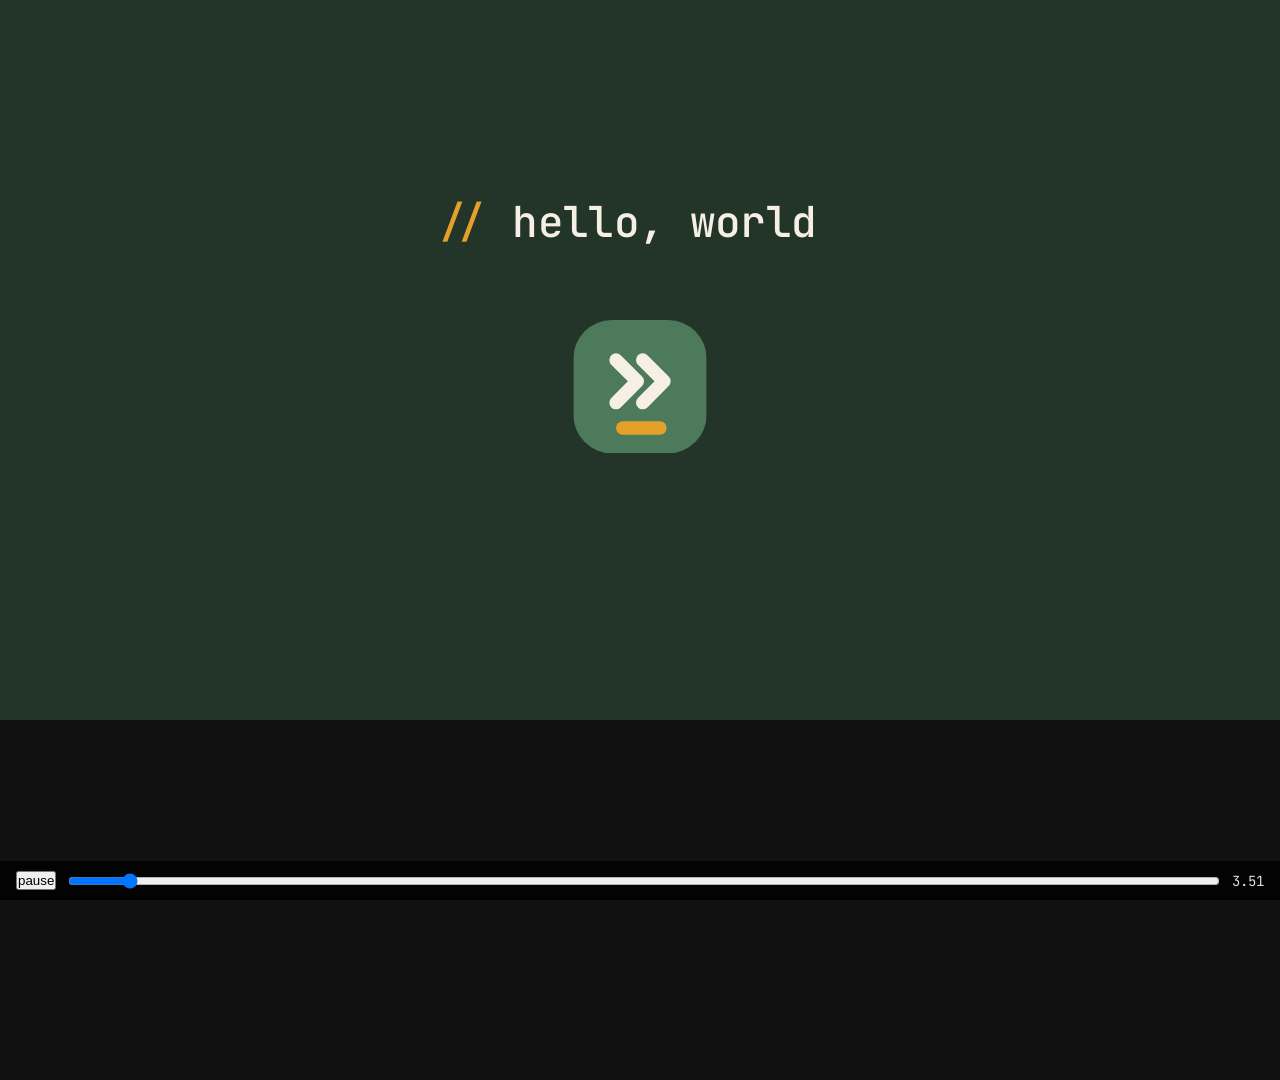
<file: promo-video/script-v2.html>
<!doctype html>
<html lang="en">
<head>
<meta charset="utf-8">
<title>Salma · Motion Script (60s)</title>
<link href="https://fonts.googleapis.com/css2?family=Nunito:wght@600;700;800&family=JetBrains+Mono:wght@500;700&display=swap" rel="stylesheet">
<style>
  :root{
    --ink:#223528; --sage:#4C7A5B; --mist:#B9CFBC; --cocoa:#6E4A32;
    --honey:#E3A02B; --oat:#F6EFE4; --clay:#E8D5B7; --paper:#FCF9F3;
    --ink2:#2A4031; --ink3:#18261C;
  }
  *{box-sizing:border-box;margin:0;padding:0}
  html,body{background:#111;overflow:hidden}
  #stage{position:relative;width:1920px;height:1080px;background:var(--ink);overflow:hidden;
    font-family:Nunito,sans-serif;color:var(--oat);transform-origin:0 0}
  .scene{position:absolute;inset:0;display:none;overflow:hidden}
  .ink{background:var(--ink);color:var(--oat)}
  .oat{background:var(--oat);color:var(--ink)}
  .leaf{background:#DFE8DC;color:var(--ink)}
  .abs{position:absolute}
  .mono{font-family:'JetBrains Mono',monospace}

  .eb{font-family:'JetBrains Mono',monospace;font-weight:500;font-size:34px;letter-spacing:.08em}
  .ink .eb{color:var(--mist)} .ink .eb b{color:var(--honey);font-weight:700}
  .ink .eb.quiet b{color:var(--mist);opacity:.7}
  .oat .eb,.leaf .eb{color:var(--sage)} .oat .eb b,.leaf .eb b{color:var(--cocoa);font-weight:700}
  .h2{font-weight:800;font-size:76px;line-height:1.1;letter-spacing:-.01em}
  .honey{color:var(--honey)} .cocoa{color:var(--cocoa)} .muted{opacity:.7}

  .bub{position:absolute;border-radius:50%;overflow:hidden;pointer-events:none}
  .bub i{position:absolute;left:14%;top:9%;width:46%;height:26%;border-radius:50%;background:var(--oat);transform:rotate(-32deg)}
  .ink .bub{background:rgba(76,122,91,.22)} .ink .bub i{opacity:.07}
  .oat .bub.m{background:rgba(185,207,188,.58)} .oat .bub.s{background:rgba(76,122,91,.22)}
  .leaf .bub.m{background:rgba(252,249,243,.7)} .leaf .bub.s{background:rgba(76,122,91,.16)}
  .oat .bub i,.leaf .bub i{opacity:.55}

  .frame{border-radius:28px;overflow:hidden;background:var(--ink2)}
  .frame img{width:100%;height:100%;object-fit:cover;display:block}
  .phone{position:absolute;width:404px;height:877px;border-radius:58px;background:var(--ink3);padding:12px;
    outline:2px solid rgba(34,53,40,.12)}
  .phone .screen{position:relative;width:380px;height:853px;border-radius:46px;overflow:hidden;background:#fff}
  .phone .sb{height:32px;display:flex;align-items:center;justify-content:space-between;padding:4px 30px 0;
    font:700 15px Nunito;color:#1b1b1b;background:#fff}
  .phone .notch{position:absolute;left:50%;top:10px;width:20px;height:20px;border-radius:50%;background:#111;transform:translateX(-50%);z-index:3}

  .card{position:absolute;border-radius:32px;background:var(--ink2);outline:2px solid rgba(246,239,228,.06)}
  .num{font-family:'JetBrains Mono',monospace;font-weight:700;font-size:136px;line-height:1;color:var(--honey)}
  .num b{color:var(--honey);font-weight:700}
  .numl{font-size:40px;font-weight:700;color:var(--mist);margin-top:22px;line-height:1.3}

  .ach{position:absolute;left:0;display:flex;align-items:center;gap:26px;width:880px;height:92px;padding:0 30px;
    background:var(--paper);border-radius:22px;outline:2px solid rgba(34,53,40,.08);font-size:36px;font-weight:700}
  .ach .ic{width:56px;height:56px;border-radius:16px;background:rgba(76,122,91,.14);display:grid;place-items:center;flex:none}
  .ach .ic svg{width:32px;height:32px}
  .ach b{font-weight:800}

  .chip{display:inline-block;font-family:'JetBrains Mono',monospace;font-weight:500;border-radius:999px;white-space:nowrap}
  .chip.l{font-size:30px;padding:12px 28px;border:2px solid var(--sage);color:var(--ink)}
  .chip.d{font-size:48px;padding:24px 50px;border:3px solid var(--sage);color:var(--oat)}
  .gp{display:inline-flex;align-items:center;gap:16px;background:var(--sage);color:var(--oat);font-weight:800;font-size:38px;
    padding:18px 34px;border-radius:999px}
  .gp svg{width:36px;height:36px}

  .node{position:absolute;top:452px;width:36px;height:36px;border-radius:50%;border:5px solid var(--sage);background:var(--oat);margin-left:-18px}
  .ntext{position:absolute;top:516px;width:420px;margin-left:-210px;text-align:center}
  .ntext .o{font-size:38px;font-weight:800;line-height:1.15}
  .ntext .r{font-size:29px;font-weight:700;color:var(--cocoa);margin-top:8px}

  .plat{display:flex;align-items:center;gap:18px;font-size:34px;font-weight:800}
  .plat .sq{width:76px;height:76px;border-radius:20px;background:var(--sage);display:grid;place-items:center}
  .plat .sq svg{width:42px;height:42px}
  .reel{position:absolute;width:360px;height:640px;border-radius:30px;overflow:hidden;outline:3px solid rgba(246,239,228,.12)}
  .reel img{width:100%;height:100%;object-fit:cover;display:block}

  .strip{height:240px;flex:none;border-radius:22px;overflow:hidden;background:var(--ink2);outline:2px solid rgba(34,53,40,.1)}
  .strip img{height:100%;display:block}

  .fq{position:relative;background:var(--ink);color:var(--oat);border-radius:26px;padding:30px 36px 30px 92px;
    font-size:34px;font-weight:800;line-height:1.3}
  .fq svg{position:absolute;left:28px;top:30px;width:46px;height:46px}
  .shot{position:absolute;border-radius:16px;overflow:hidden;background:#fff;outline:2px solid rgba(34,53,40,.14)}
  .shot img{width:100%;height:100%;object-fit:cover;object-position:top;display:block}

  .cstat .n{font-weight:800;font-size:104px;line-height:1;color:var(--honey)}
  .cstat .n b{color:var(--honey);font-weight:800}
  .cstat .l{font-family:'JetBrains Mono',monospace;font-size:26px;color:var(--mist);margin-top:14px;line-height:1.3;letter-spacing:.04em}

  .clip{overflow:hidden;display:inline-block;vertical-align:bottom;padding-bottom:.08em}
  .word{display:inline-block}
  .tcur{display:inline-block;width:.55em;height:1em;background:currentColor;vertical-align:-.15em;margin-left:6px}
  .cursor{display:inline-block;width:.55em;height:1em;background:var(--mist);vertical-align:-.12em;margin-left:6px}
  .win{border:2px solid rgba(76,122,91,.75);border-radius:26px;display:flex;align-items:center;gap:26px;padding:24px 34px;white-space:nowrap}
  .win .sq{width:64px;height:64px;border-radius:18px;background:var(--sage);display:grid;place-items:center;flex:none}
  .win .sq svg{width:36px;height:36px}
  .pill{display:inline-block;font-size:26px;font-weight:800;padding:9px 22px;border-radius:999px;border:2px solid var(--sage);color:var(--sage)}
  .browser{position:absolute;border-radius:18px;overflow:hidden;background:#1f1a27;outline:2px solid rgba(34,53,40,.14)}
  .browser .bar{height:46px;background:#2b2433;display:flex;align-items:center;gap:9px;padding:0 18px}
  .browser .bar i{width:13px;height:13px;border-radius:50%;background:#5d5566}
  .browser .bar span{margin-left:14px;font:500 17px 'JetBrains Mono',monospace;color:#c9bfd6;background:#1f1a27;padding:5px 16px;border-radius:8px}
  .browser img{display:block;width:100%}
  .ct{display:flex;align-items:center;gap:22px;margin-bottom:18px}
  .ct .sq{width:58px;height:58px;border-radius:16px;background:var(--sage);display:grid;place-items:center;flex:none}
  .ct .sq svg{width:30px;height:30px}
  .ct span{font-family:'JetBrains Mono',monospace;font-size:31px;color:var(--oat)}

  #wline{position:absolute;top:0;width:14px;height:1080px;background:var(--sage);z-index:50;display:none}

  #ui{position:fixed;left:0;right:0;bottom:0;padding:10px 16px;background:#000c;display:flex;gap:12px;align-items:center;font:14px 'JetBrains Mono',monospace;color:#ddd}
  #ui input{flex:1}
  .rendering #ui{display:none}
</style>
</head>
<body>
<div id="stage">

  <!-- S1 · intro 0:00–0:04.6 (same as salma-flutter-developer-60s) -->
  <section class="scene ink" id="s1">
    <div class="abs mono" id="s1-type" style="left:0;right:0;top:330px;text-align:center;font-size:64px;font-weight:500;color:var(--oat)"></div>
    <svg class="abs" id="s1-logo" viewBox="0 0 100 100" style="left:860px;top:480px;width:200px;height:200px">
      <rect width="100" height="100" rx="29" fill="#4C7A5B"/>
      <path id="ch1" d="M32,30 L48,46 L32,62" fill="none" stroke="#F6EFE4" stroke-width="10" stroke-linecap="round" stroke-linejoin="round" pathLength="1" stroke-dasharray="1"/>
      <path id="ch2" d="M52,30 L68,46 L52,62" fill="none" stroke="#F6EFE4" stroke-width="10" stroke-linecap="round" stroke-linejoin="round" pathLength="1" stroke-dasharray="1"/>
      <rect id="bar" x="32" y="76" width="38" height="10" rx="5" fill="#E3A02B"/>
    </svg>
  </section>

  <!-- S2 · whoami 0:04.6–0:10 -->
  <section class="scene ink" id="s2">
    <div class="bub" style="left:-180px;top:-220px;width:640px;height:640px"><i></i></div>
    <div class="frame abs" id="s2-photo" style="left:150px;top:150px;width:620px;height:780px">
      <img src="../assets/profile_pc.png" style="object-position:center 30%"></div>
    <div class="abs" style="left:880px;top:250px;width:960px">
      <div class="eb" id="s2-eb"><b>//</b> whoami</div>
      <div id="s2-hi" style="margin-top:36px;font-size:44px;font-weight:600">Hi, I'm</div>
      <div style="font-weight:800;font-size:120px;line-height:1.05;letter-spacing:-.01em;margin-top:6px"><span class="clip"><span class="word" id="s2-n1">Salma</span></span><br><span class="clip"><span class="word" id="s2-n2">Elmaghawry</span></span></div>
      <div id="s2-rule" style="width:160px;height:6px;border-radius:3px;background:var(--sage);margin:40px 0 34px;transform-origin:left center"></div>
      <div id="s2-role" style="font-size:44px;font-weight:800">Software Engineer · Flutter Developer</div>
      <div id="s2-line" style="margin-top:20px;width:900px;font-size:36px;line-height:1.5;font-weight:600;color:var(--mist)">I build clean, fast mobile apps and teach the next generation of developers.</div>
    </div>
  </section>

  <!-- S3 · numbers 0:10–0:16 -->
  <section class="scene ink" id="s3">
    <div class="bub" style="left:1460px;top:640px;width:720px;height:720px"><i></i></div>
    <div class="abs" style="left:180px;top:170px">
      <div class="eb" id="s3-eb"><b>//</b> impact</div>
      <div class="h2" id="s3-t" style="margin-top:22px">Impact in <span class="honey">numbers</span></div>
    </div>
    <div class="card" id="c0" style="left:180px;top:370px;width:480px;height:400px;padding:56px 52px">
      <div class="num"><span class="cnt" data-to="200">0</span><b>+</b></div><div class="numl">students<br>taught</div></div>
    <div class="card" id="c1" style="left:720px;top:370px;width:480px;height:400px;padding:56px 52px">
      <div class="num"><span class="cnt" data-to="12">0</span><b>+</b></div><div class="numl">workshops<br>organized</div></div>
    <div class="card" id="c2" style="left:1260px;top:370px;width:480px;height:400px;padding:56px 52px">
      <div class="num"><span class="cnt" data-to="7">0</span></div><div class="numl">competition<br>awards</div></div>
    <div class="abs win" id="s3-pay" style="left:180px;top:824px">
      <div class="sq"><svg viewBox="0 0 24 24" fill="none" stroke="#F6EFE4" stroke-width="2" stroke-linecap="round" stroke-linejoin="round"><path d="M8 21h8M12 17v4M7 4h10v5a5 5 0 0 1-10 0zM7 6H4a3 3 0 0 0 3 4M17 6h3a3 3 0 0 1-3 4"/></svg></div>
      <div style="font-size:34px;font-weight:800"><span class="honey">1st place</span> · Paymob × Cursor Build-a-thon <span style="color:var(--mist);font-weight:700">· WhatsApp booking &amp; payments, built in 4 hours</span></div>
    </div>
  </section>

  <!-- S4 · Chainly 0:16–0:28 -->
  <section class="scene oat" id="s4">
    <div class="bub m" style="left:1480px;top:620px;width:640px;height:640px"><i></i></div>
    <div class="bub s" style="left:1620px;top:-260px;width:500px;height:500px"><i></i></div>
    <div class="bub m" style="left:-200px;top:640px;width:560px;height:560px"><i></i></div>
    <div class="phone" id="s4-phone" style="left:230px;top:102px">
      <div class="screen" id="s4-screen">
        <div class="notch"></div>
        <div class="sb" style="position:relative;z-index:2"><span>9:41</span><span style="letter-spacing:2px">▮▮▮ ◔</span></div>
      </div>
    </div>
    <div class="abs" style="left:820px;top:96px">
      <div class="eb" id="s4-eb"><b>//</b> featured project</div>
      <div id="s4-name" style="font-size:124px;font-weight:800;line-height:1.02;margin-top:14px;letter-spacing:-.015em">Chainly</div>
      <div id="s4-sub" class="cocoa" style="font-size:46px;font-weight:800;margin-top:6px">Supply Chain Management App</div>
      <div class="mono" id="s4-team" style="font-size:24px;color:var(--sage);letter-spacing:.12em;margin-top:14px">GRADUATION PROJECT · I BUILT THE FLUTTER APP</div>
      <div id="s4-pills" style="display:flex;gap:12px;margin-top:22px"><span class="pill">Graded Excellent</span><span class="pill">Funded by ITIDA</span><span class="pill">Presented to the Deputy Minister</span></div>
    </div>
    <div class="abs" id="s4-achs" style="left:820px;top:500px"></div>
  </section>

  <!-- S5 · Flowsy 0:28–0:35 -->
  <section class="scene leaf" id="s5">
    <div class="bub m" style="left:1120px;top:-240px;width:620px;height:620px"><i></i></div>
    <div class="bub s" style="left:1500px;top:640px;width:560px;height:560px"><i></i></div>
    <div class="bub m" style="left:-240px;top:760px;width:520px;height:520px"><i></i></div>
    <div class="abs" style="left:180px;top:190px;width:1000px">
      <div class="eb" id="s5-eb"><b>//</b> my own app</div>
      <div id="s5-name" style="font-size:132px;font-weight:800;line-height:1.02;margin-top:14px;letter-spacing:-.015em">Flowsy</div>
      <div id="s5-sub" class="cocoa" style="font-size:50px;font-weight:800;margin-top:4px">Budget &amp; Money Wallets</div>
      <div id="s5-gp" style="margin-top:40px"><span class="gp"><svg viewBox="0 0 24 24" fill="#F6EFE4"><path d="M5 3.2v17.6c0 .6.6 1 1.2.7L21 12.7c.5-.3.5-1.1 0-1.4L6.2 2.5C5.6 2.2 5 2.6 5 3.2z"/></svg>Live on Google Play</span></div>
      <div id="s5-line" style="font-size:36px;font-weight:700;margin-top:40px;line-height:1.4;width:860px">Every wallet in one place: InstaPay,<br>Vodafone Cash, bank card and cash.</div>
      <div id="s5-chips" style="margin-top:34px;display:flex;gap:16px">
        <span class="chip l">Biometric lock</span><span class="chip l">Daily reminders</span><span class="chip l">Arabic + English</span></div>
    </div>
    <div class="phone" id="s5-phone" style="left:1290px;top:102px">
      <div class="screen"><canvas id="s5-cv" width="380" height="853" style="display:block"></canvas></div>
    </div>
  </section>

  <!-- S5b · Cairo Coding 0:35–0:42 -->
  <section class="scene oat" id="scc">
    <div class="bub m" style="left:-220px;top:700px;width:560px;height:560px"><i></i></div>
    <div class="bub s" style="left:1540px;top:-300px;width:560px;height:560px"><i></i></div>
    <div class="abs" style="left:150px;top:190px;width:680px">
      <div class="eb" id="cc-eb"><b>//</b> for Cairo Coding School</div>
      <div id="cc-name" style="font-size:124px;font-weight:800;line-height:1;margin-top:16px;letter-spacing:-.015em">Cairo<br>Coding</div>
      <div id="cc-sub" class="cocoa" style="font-size:38px;font-weight:800;margin-top:18px">Admin Dashboard &amp; Student App</div>
      <div id="cc-line" style="font-size:32px;font-weight:700;margin-top:24px;line-height:1.4">One Flutter codebase: a web dashboard<br>for admins and a mobile app for students.</div>
      <div id="cc-chips" style="margin-top:30px;display:flex;flex-wrap:wrap;gap:14px">
        <span class="chip l">Flutter Web</span><span class="chip l">Riverpod</span><span class="chip l">Firebase</span><span class="chip l">go_router</span><span class="chip l">EN / AR + RTL</span></div>
    </div>
    <div class="browser" id="cc-browser" style="left:820px;top:190px;width:900px">
      <div class="bar"><i></i><i></i><i></i><span>Cairo Coding · Admin dashboard</span></div>
      <img src="media/cairo/admin.jpg">
    </div>
    <div class="abs" id="cc-phone" style="left:1530px;top:250px;width:324px;height:702px">
      <div class="phone" style="left:0;top:0;transform:scale(.8);transform-origin:top left">
        <div class="screen" id="cc-screen"></div>
      </div>
    </div>
  </section>

  <!-- S6 · stack 0:42–0:48 -->
  <section class="scene ink" id="s6">
    <div class="bub" style="left:-220px;top:620px;width:620px;height:620px"><i></i></div>
    <div class="bub" style="left:1560px;top:-240px;width:560px;height:560px"><i></i></div>
    <div class="abs" style="left:0;right:0;top:150px;text-align:center">
      <div class="eb" id="s6-eb"><b>//</b> stack</div>
      <div class="h2" id="s6-t" style="margin-top:22px">Apps that don't break<br>when <span class="honey">real users</span> touch them</div>
      <div id="s6-sub" style="font-size:36px;font-weight:700;color:var(--mist);margin-top:22px">Clean architecture that stays easy to scale, test and maintain.</div>
    </div>
    <div class="abs" id="s6-chips" style="left:0;right:0;top:560px;display:flex;flex-direction:column;align-items:center;gap:40px">
      <div style="display:flex;gap:36px"><span class="chip d">Dart</span><span class="chip d">Flutter</span><span class="chip d">Firebase</span></div>
      <div style="display:flex;gap:36px"><span class="chip d">REST APIs</span><span class="chip d">Bloc/Cubit</span><span class="chip d">Clean Architecture</span></div>
    </div>
  </section>

  <!-- S7 · teaching 0:48–0:56 -->
  <section class="scene oat" id="s7">
    <div class="bub m" style="left:1560px;top:-280px;width:600px;height:600px"><i></i></div>
    <div class="bub s" style="left:-260px;top:-200px;width:520px;height:520px"><i></i></div>
    <div class="abs" style="left:180px;top:120px">
      <div class="eb" id="s7-eb"><b>//</b> teaching</div>
      <div class="h2" id="s7-t" style="margin-top:20px">Teaching &amp; <span class="cocoa">mentoring</span></div>
    </div>
    <div class="abs" id="s7-line" style="left:300px;top:466px;width:1320px;height:8px;border-radius:4px;background:var(--sage);transform-origin:left center"></div>
    <div id="s7-nodes"></div>
    <!-- workshops, sessions and mentoring, drifting slowly left (filled by JS) -->
    <div class="abs" id="s7-strip" style="left:0;top:680px;height:240px;display:flex;gap:28px"></div>
  </section>

  <!-- S7b · student feedback 0:56–1:02.5 -->
  <section class="scene leaf" id="sfb">
    <div class="bub m" style="left:-240px;top:760px;width:560px;height:560px"><i></i></div>
    <div class="bub s" style="left:620px;top:-300px;width:520px;height:520px"><i></i></div>
    <div class="abs" style="left:150px;top:150px;width:640px">
      <div class="eb" id="fb-eb"><b>//</b> feedback</div>
      <div class="h2" id="fb-t" style="margin-top:20px">What my<br><span class="cocoa">students</span> say</div>
      <div class="fq" id="fb-q0" style="margin-top:44px">
        <svg viewBox="0 0 24 24" fill="#E3A02B"><path d="M4 18v-5.5C4 8.4 6.4 5.7 10 5l.8 1.8C8.6 7.6 7.6 9.2 7.5 11H10v7zm10 0v-5.5c0-4.1 2.4-6.8 6-7.5l.8 1.8c-2.2.8-3.2 2.4-3.3 4.2H20v7z"/></svg>
        There is no enough thanks and praise for Engineer Salma. One of the best</div>
      <div class="fq" id="fb-q1" style="margin-top:22px">
        <svg viewBox="0 0 24 24" fill="#E3A02B"><path d="M4 18v-5.5C4 8.4 6.4 5.7 10 5l.8 1.8C8.6 7.6 7.6 9.2 7.5 11H10v7zm10 0v-5.5c0-4.1 2.4-6.8 6-7.5l.8 1.8c-2.2.8-3.2 2.4-3.3 4.2H20v7z"/></svg>
        Simple and fun explanation</div>
      <div class="mono" id="fb-src" style="font-size:22px;color:var(--sage);letter-spacing:.1em;margin-top:30px">REAL MESSAGES &amp; FEEDBACK FORMS</div>
    </div>
    <div id="fb-wall"></div>
  </section>

  <!-- S8 · content 1:02.5–1:08.5 -->
  <section class="scene ink" id="s8">
    <div class="bub" style="left:-240px;top:-260px;width:620px;height:620px"><i></i></div>
    <div class="abs" style="left:180px;top:170px;width:980px">
      <div class="eb" id="s8-eb"><b>//</b> content</div>
      <div class="h2" id="s8-t" style="margin-top:24px;font-size:96px;line-height:1.05">Egyptian Arabic<br><span class="honey">tech content</span></div>
      <div id="s8-plats" style="display:flex;gap:48px;margin-top:56px">
        <div class="plat"><div class="sq"><svg viewBox="0 0 24 24" fill="none" stroke="#F6EFE4" stroke-width="2" stroke-linejoin="round"><rect x="2.5" y="5" width="19" height="14" rx="4"/><path d="M10 9.2v5.6l4.8-2.8z" fill="#F6EFE4"/></svg></div>YouTube</div>
        <div class="plat"><div class="sq"><svg viewBox="0 0 24 24" fill="none" stroke="#F6EFE4" stroke-width="2"><rect x="3.5" y="3.5" width="17" height="17" rx="5"/><circle cx="12" cy="12" r="4"/><circle cx="17.2" cy="6.8" r=".6" fill="#F6EFE4"/></svg></div>Instagram</div>
        <div class="plat"><div class="sq"><svg viewBox="0 0 24 24" fill="none" stroke="#F6EFE4" stroke-width="2" stroke-linecap="round" stroke-linejoin="round"><path d="M13 3v11.5a3.5 3.5 0 1 1-3.5-3.5"/><path d="M13 3c.5 2.6 2.4 4.4 5 4.6"/></svg></div>TikTok</div>
      </div>
      <div id="s8-stats" style="display:flex;gap:70px;margin-top:56px">
        <div class="cstat"><div class="n"><span class="cnt" data-to="10">0</span>K<b>+</b></div><div class="l">LinkedIn<br>Followers</div></div>
        <div class="cstat"><div class="n"><span class="cnt" data-to="6">0</span>K<b>+</b></div><div class="l">YouTube<br>Subscribers</div></div>
      </div>
    </div>
    <div class="reel" id="r0" style="left:1170px;top:220px"><img src="media/reels/linkedin.jpg"></div>
    <div class="reel" id="r1" style="left:1300px;top:210px"><img src="media/reels/mcp.jpg"></div>
    <div class="reel" id="r2" style="left:1430px;top:220px"><img src="media/reels/time.jpg"></div>
  </section>

  <!-- S9 · outro 1:08.5–1:14 -->
  <section class="scene ink" id="s9">
    <div class="bub" style="left:-260px;top:660px;width:640px;height:640px"><i></i></div>
    <div class="bub" style="left:1580px;top:-280px;width:600px;height:600px"><i></i></div>
    <div class="frame abs" id="s9-photo" style="left:190px;top:190px;width:560px;height:660px">
      <img src="../assets/profile_pc.png" style="object-position:center 25%"></div>
    <div class="abs" style="left:880px;top:150px;width:960px">
      <div id="s9-t" style="font-size:88px;font-weight:800;line-height:1.1;letter-spacing:-.015em">Let's <span class="honey">build</span><br>something together.</div>
      <div id="s9-sub" style="font-size:38px;font-weight:800;margin-top:22px">Open to Flutter Developer roles</div>
      <div id="s9-sub2" style="font-size:30px;font-weight:700;color:var(--mist);margin-top:6px">On-site, hybrid or remote · freelance projects</div>
      <img id="s9-logo" src="media/logo-horizontal-dark.svg" style="width:400px;margin:24px 0 8px -28px;display:block">
      <div id="s9-links">
        <div class="ct"><div class="sq"><svg viewBox="0 0 24 24" fill="none" stroke="#F6EFE4" stroke-width="2" stroke-linecap="round" stroke-linejoin="round"><rect x="3" y="5" width="18" height="14" rx="2"/><path d="m3 7 9 6 9-6"/></svg></div><span>salmaelmaghawry91@gmail.com</span></div>
        <div class="ct"><div class="sq"><svg viewBox="0 0 24 24" fill="none" stroke="#F6EFE4" stroke-width="2" stroke-linecap="round" stroke-linejoin="round"><rect x="3" y="3" width="18" height="18" rx="3"/><path d="M8 10v7M8 7v.01M12 17v-4a2 2 0 0 1 4 0v4M12 10v7"/></svg></div><span>linkedin.com/in/salma-elmaghawry</span></div>
        <div class="ct"><div class="sq"><svg viewBox="0 0 24 24" fill="none" stroke="#F6EFE4" stroke-width="2" stroke-linecap="round" stroke-linejoin="round"><path d="m8 7-5 5 5 5M16 7l5 5-5 5"/></svg></div><span>github.com/salma-elmaghawry</span></div>
      </div>
    </div>
  </section>

  <div id="wline"></div>
</div>

<div id="ui"><button id="play">pause</button><input id="scrub" type="range" min="0" max="74" step="0.01" value="0"><span id="time">0.00</span></div>

<script>
window.VIDEO = { w: 1920, h: 1080, dur: 74, fps: 30 };
const DUR = VIDEO.dur;
const $ = id => document.getElementById(id);
const clamp = (x, a = 0, b = 1) => Math.min(b, Math.max(a, x));
const lerp = (a, b, k) => a + (b - a) * k;
function cubicBezier(x1, y1, x2, y2) {
  const cx = 3 * x1, bx = 3 * (x2 - x1) - cx, ax = 1 - cx - bx;
  const cy = 3 * y1, by = 3 * (y2 - y1) - cy, ay = 1 - cy - by;
  const X = s => ((ax * s + bx) * s + cx) * s, Y = s => ((ay * s + by) * s + cy) * s;
  return x => {
    if (x <= 0) return 0; if (x >= 1) return 1;
    let lo = 0, hi = 1, s = x;
    for (let i = 0; i < 30; i++) { s = (lo + hi) / 2; if (X(s) < x) lo = s; else hi = s; }
    return Y(s);
  };
}
// brand motion: soft ease-out, no bounce or elastic
const EASE = cubicBezier(.2, .8, .2, 1);
const INOUT = cubicBezier(.65, 0, .35, 1);
const P = (t, s, d, e = EASE) => e(clamp((t - s) / d));
// curves from the original intro, kept so it plays exactly as before
const OLD = {
  out: t => 1 - Math.pow(1 - t, 3),
  inOut: t => t < .5 ? 4 * t * t * t : 1 - Math.pow(-2 * t + 2, 3) / 2,
  back: t => { const c = 1.6; return 1 + (c + 1) * Math.pow(t - 1, 3) + c * Math.pow(t - 1, 2); },
};
function css(el, { o, x = 0, y = 0, s = 1, r = 0 }) {
  if (typeof el === 'string') el = $(el);
  if (o !== undefined) el.style.opacity = o;
  el.style.transform = `translate(${x}px,${y}px) scale(${s}) rotate(${r}deg)`;
}
// entries last 300–500ms; staggers are 80–120ms
const enter = (el, t, s, { d = .45, x = 0, y = 24 } = {}) => { const k = P(t, s, d); css(el, { o: k, x: (1 - k) * x, y: (1 - k) * y }); };
function show(id, t, a, b) {
  const el = $(id), on = t >= a - .001 && t < b;
  el.style.display = on ? 'block' : 'none';
  return on;
}
// gentle exit for cuts without a wipe: fade + slide left
function exitSlide(id, t, c, d = .4) { const k = P(t, c - d, d, INOUT); $(id).style.opacity = 1 - k; $(id).style.transform = `translateX(${-40 * k}px)`; }
// sage line wipe: the new scene is revealed left to right behind a moving sage line
const WIPE = .7;
function wipeIn(id, t, c) {
  const k = P(t, c, WIPE, INOUT), el = $(id);
  el.style.clipPath = k < 1 ? `inset(0 ${(1 - k) * 100}% 0 0)` : 'none';
  return k;
}
const WIPES = [16, 28, 35, 42, 48, 56, 62.5];
function wline(t) {
  const c = WIPES.find(c => t >= c && t < c + WIPE), el = $('wline');
  if (c === undefined) { el.style.display = 'none'; return; }
  el.style.display = 'block';
  el.style.left = (P(t, c, WIPE, INOUT) * 1920 - 7) + 'px';
}

/* ---------- content ---------- */
const TROPHY = '<path d="M8 21h8M12 17v4M7 4h10v5a5 5 0 0 1-10 0zM7 6H4a3 3 0 0 0 3 4M17 6h3a3 3 0 0 1-3 4"/>';
const MEDAL = '<circle cx="12" cy="14.5" r="5.5"/><path d="M8.5 10 6 3h4l2 4 2-4h4l-2.5 7"/>';
const RANK = '<path d="M12 3.5l2.6 5.3 5.9.9-4.3 4.1 1 5.8L12 16.9l-5.2 2.7 1-5.8-4.3-4.1 5.9-.9z"/>';
const ACHS = [
  [TROPHY, '<b class="cocoa">1st</b> · Victoris 5.0 <span class="muted">(IEEE Mansoura)</span>'],
  [TROPHY, '<b class="cocoa">1st</b> · Genesis 1.0 <span class="muted">(IEEE MET)</span>'],
  [TROPHY, '<b class="cocoa">1st</b> · RedDev <span class="muted">(MEGA Team)</span>'],
  [MEDAL, '<b class="cocoa">2nd</b> · Egypt AI &amp; IoT Challenge <span class="muted">· UGRF</span>'],
  [RANK, '<b class="cocoa">Top 20</b> of 400+ teams <span class="muted">· Huawei ICT</span>'],
];
$('s4-achs').innerHTML = ACHS.map(([ic, txt], i) => `<div class="ach" style="top:${i * 100}px">
  <div class="ic"><svg viewBox="0 0 24 24" fill="none" stroke="#4C7A5B" stroke-width="2" stroke-linecap="round" stroke-linejoin="round">${ic}</svg></div><div>${txt}</div></div>`).join('');

// Chainly: real screens from the demo recording, swiped in one after another
const CH0 = 16.7, CHL = 1.6;
$('s4-screen').insertAdjacentHTML('beforeend', [1, 2, 3, 4, 5, 6, 7].map(i =>
  `<img class="chs" src="media/chainly/s${i}.jpg" style="position:absolute;left:0;top:32px;width:380px;display:block">`).join(''));

// Flowsy: 7s of the real screen recording (home, scroll, open a wallet), one frame per video frame
const FL0 = 28, FLN = 210, flowsy = [];
window.READY = Promise.all(Array.from({ length: FLN }, (_, i) => new Promise(res => {
  const im = new Image(); im.onload = im.onerror = res; im.src = `media/flowsy/f${String(i + 1).padStart(3, '0')}.jpg`; flowsy[i] = im;
})));
const cv = $('s5-cv').getContext('2d');

// Cairo Coding: real student app screens (home, schedule, recordings, dark mode)
const CC0 = 36.1, CCL = 1.45;
$('cc-screen').innerHTML = [1, 2, 3, 4].map(i =>
  `<img class="ccs" src="media/cairo/app${i}.jpg" style="position:absolute;left:0;top:0;width:380px;display:block">`).join('');

const TEACH = [
  ['Cairo Coding School', 'Educational Technologist'],
  ['Easy Learn Academy', 'Flutter Instructor'],
  ['MEGA Team MU', 'Flutter Co-Mentor'],
  ['IEEE Mansoura', 'Flutter Volunteer'],
];
const NX = [300, 740, 1180, 1620];
$('s7-nodes').innerHTML = TEACH.map(([o, r], i) =>
  `<div class="node" style="left:${NX[i]}px"></div><div class="ntext" style="left:${NX[i]}px"><div class="o">${o}</div><div class="r">${r}</div></div>`).join('');

// teaching & mentoring photos: workshops, sessions, MEGA Team mentor board, instructor of the month
const STRIP = ['2.jpeg', '9.jpeg', '3.jpeg', '8.jpeg', '12.png', 'github_workshop.jpeg', '5.jpeg', '15.png', 'presentation_workshop.jpeg'];
$('s7-strip').innerHTML = STRIP.map(f => `<div class="strip"><img src="../assets/My_activities/${f}"></div>`).join('');

// real student feedback screenshots: [file, left, top, width, height, rotation]; '@' = copy in media/feedback
const FB = 'feedback_from_students/';
const WALL = [
  ['1740867722605.jpeg', 860, 80, 330, 424, -2],
  ['1754838217318.jpeg', 1225, 56, 410, 420, 1.5],
  ['1740867935367.jpeg', 1586, 250, 280, 346, 2.5],
  ['@long-message.png', 880, 566, 640, 175, -1],
  ['1757014811489.jpeg', 1530, 640, 330, 143, 1.5],
  ['@thanks.png', 890, 800, 620, 81, -.8],
  ['1740867686564.jpeg', 1580, 830, 260, 276, -2],
];
$('fb-wall').innerHTML = WALL.map(([f, x, y, w, h]) =>
  `<div class="shot" style="left:${x}px;top:${y}px;width:${w}px;height:${h}px"><img src="${f[0] === '@' ? 'media/feedback/' + f.slice(1) : '../assets/' + FB + f}"></div>`).join('');

// "// label" eyebrows: the slashes appear, then the label types in and the cursor blinks out.
// Label sound (?sfx=): 'type' = keys at the intro's human pace, 'enter' = one Return press at the end, 'none' = silent
const SFX = new URLSearchParams(location.search).get('sfx') || 'type';
const TYPE_DT = SFX === 'type' ? .085 : .05;
document.querySelectorAll('.eb').forEach(el => { el.dataset.label = el.textContent.replace(/^\s*\/\/\s*/, ''); });
const TYPED = [];  // [id, start] for the sound track
// per-letter times, a little uneven like a person typing; deterministic so picture and sound match
function charTimes(label, s) {
  let h = 7, t = s + .12;
  for (const c of label) h = (h * 31 + c.charCodeAt(0)) >>> 0;
  return [...label].map(() => { const at = t; h = (h * 1103515245 + 12345) >>> 0; t += TYPE_DT * (SFX === 'type' ? .7 + .6 * (h / 4294967296) : 1); return at; });
}
function typeEb(id, t, s) {
  const el = $(id), label = el.dataset.label;
  if (!TYPED.some(x => x[0] === id)) TYPED.push([id, s]);
  if (t < s) { el.style.opacity = 0; return; }
  const ts = charTimes(label, s); let n = 0; while (n < ts.length && ts[n] <= t) n++;
  const end = ts[ts.length - 1] + TYPE_DT;
  const cur = n < label.length || (t - end < .75 && Math.floor((t - end) / .25) % 2 === 0);
  el.style.opacity = 1; el.style.transform = 'none';
  el.innerHTML = `<b>//</b> ${label.slice(0, n)}<span class="tcur" style="opacity:${cur ? 1 : 0}"></span>`;
}

/* ---------- render(t): the whole video is a pure function of time ---------- */
function render(t) {
  wline(t);

  // S1 intro 0–4.6, as in salma-flutter-developer-60s: "// hello, world" types, then the logo draws itself
  if (show('s1', t, 0, 4.6)) {
    const txt = 'hello, world', k = clamp((t - .4) / 1.1), n = Math.round(k * txt.length);
    const blink = Math.floor(t * 2.2) % 2 === 0 || (k > 0 && k < 1);
    $('s1-type').innerHTML = `<span style="color:var(--honey)">//</span> ${txt.slice(0, n)}<span class="cursor" style="opacity:${blink ? 1 : 0}"></span>`;
    css('s1-type', { y: -P(t, 1.8, .7, OLD.inOut) * 40 });
    css('s1-logo', { o: P(t, 1.9, .3, OLD.out), s: lerp(.4, 1, P(t, 1.9, .7, OLD.back)) });
    $('ch1').style.strokeDashoffset = 1 - P(t, 2.2, .45, OLD.out);
    $('ch2').style.strokeDashoffset = 1 - P(t, 2.4, .45, OLD.out);
    $('bar').setAttribute('width', 38 * P(t, 2.75, .45, OLD.out));
    const out = P(t, 4.1, .5, OLD.inOut);
    $('s1').style.opacity = 1 - out; $('s1').style.transform = `translateY(${-out * 30}px)`;
  }

  // S2 whoami 4.6–10: photo unrolls, name slides up from behind its mask
  if (show('s2', t, 4.6, 10)) {
    $('s2').style.opacity = 1; $('s2').style.transform = 'none';
    const pk = P(t, 4.7, .8);
    $('s2-photo').style.clipPath = `inset(${(1 - pk) * 100}% 0 0 0 round 28px)`;
    css('s2-photo', { o: 1, y: (1 - pk) * 40 });
    typeEb('s2-eb', t, 4.9);
    enter($('s2-hi'), t, 5.25);
    ['s2-n1', 's2-n2'].forEach((id, i) => { const k = P(t, 5.45 + i * .12, .5); css(id, { y: (1 - k) * 140 }); });
    $('s2-rule').style.transform = `scaleX(${P(t, 6.1, .5)})`;
    enter($('s2-role'), t, 6.3); enter($('s2-line'), t, 6.6);
    exitSlide('s2', t, 10);
  }

  // S3 numbers 10–16: cards 120ms apart, count up in 800ms
  if (show('s3', t, 10, 16 + WIPE)) {
    typeEb('s3-eb', t, 10.1); enter($('s3-t'), t, 10.2);
    ['c0', 'c1', 'c2'].forEach((id, i) => {
      const s = 10.6 + i * .12; enter($(id), t, s, { d: .5, y: 40 });
      const c = $(id).querySelector('.cnt'); c.textContent = Math.round(+c.dataset.to * P(t, s + .1, .8));
    });
    enter($('s3-pay'), t, 11.4, { d: .5, y: 30 });
  }

  // S4 Chainly 16–28
  if (show('s4', t, 16, 28 + WIPE)) {
    wipeIn('s4', t, 16);
    enter($('s4-phone'), t, 16.35, { d: .5, x: -80, y: 0 });
    $('s4-screen').querySelectorAll('.chs').forEach((im, i) => {
      const s = CH0 + i * CHL, k = i === 0 ? 1 : P(t, s, .45);
      im.style.display = t >= s - (i === 0 ? 1 : 0) ? 'block' : 'none';
      im.style.transform = `translateX(${(1 - k) * 380}px)`;
    });
    typeEb('s4-eb', t, 16.5);
    enter($('s4-name'), t, 16.6, { x: 40, y: 0 });
    enter($('s4-sub'), t, 16.7, { x: 40, y: 0 });
    enter($('s4-team'), t, 16.8, { x: 40, y: 0 });
    [...$('s4-pills').children].forEach((p, i) => enter(p, t, 16.95 + i * .1, { d: .4, x: 30, y: 0 }));
    $('s4-achs').querySelectorAll('.ach').forEach((a, i) => enter(a, t, 17.5 + i * .8, { d: .5, x: 60, y: 0 }));
  }

  // S5 Flowsy 28–35: the phone plays the real recording
  if (show('s5', t, 28, 35 + WIPE)) {
    wipeIn('s5', t, 28);
    enter($('s5-phone'), t, 28.3, { d: .5, x: 80, y: 0 });
    const f = flowsy[clamp(Math.floor((t - FL0) * 30), 0, FLN - 1)];
    if (f && f.complete) cv.drawImage(f, 0, 0, 380, 853);
    typeEb('s5-eb', t, 28.4);
    enter($('s5-name'), t, 28.5);
    enter($('s5-sub'), t, 28.6);
    enter($('s5-gp'), t, 28.9);
    enter($('s5-line'), t, 29.2);
    [...$('s5-chips').children].forEach((c, i) => enter(c, t, 29.5 + i * .1, { d: .4, y: 16 }));
  }

  // S5b Cairo Coding 35–42: admin dashboard in a browser, student app screens swiped in the phone
  if (show('scc', t, 35, 42 + WIPE)) {
    wipeIn('scc', t, 35);
    enter($('cc-browser'), t, 35.3, { d: .5, x: 80, y: 0 });
    enter($('cc-phone'), t, 35.55, { d: .5, x: 80, y: 0 });
    $('cc-screen').querySelectorAll('.ccs').forEach((im, i) => {
      const s = CC0 + i * CCL, k = i === 0 ? 1 : P(t, s, .45);
      im.style.display = i === 0 || t >= s ? 'block' : 'none';
      im.style.transform = `translateX(${(1 - k) * 380}px)`;
    });
    typeEb('cc-eb', t, 35.4);
    enter($('cc-name'), t, 35.5);
    enter($('cc-sub'), t, 35.65);
    enter($('cc-line'), t, 35.9);
    [...$('cc-chips').children].forEach((c, i) => enter(c, t, 36.2 + i * .08, { d: .4, y: 16 }));
  }

  // S6 stack 42–48: chips pop in from 0.95
  if (show('s6', t, 42, 48 + WIPE)) {
    wipeIn('s6', t, 42);
    typeEb('s6-eb', t, 42.4); enter($('s6-t'), t, 42.5); enter($('s6-sub'), t, 42.8);
    $('s6-chips').querySelectorAll('.chip').forEach((c, i) => { const k = P(t, 42.9 + i * .1, .4); css(c, { o: k, s: lerp(.95, 1, k) }); });
  }

  // S7 teaching 48–56: horizontal timeline draws, nodes light up in order, photos drift by
  if (show('s7', t, 48, 56 + WIPE)) {
    wipeIn('s7', t, 48);
    typeEb('s7-eb', t, 48.4); enter($('s7-t'), t, 48.5);
    const lk = P(t, 48.9, 2.2, INOUT);
    $('s7-line').style.transform = `scaleX(${lk})`;
    const nodes = $('s7-nodes').querySelectorAll('.node'), texts = $('s7-nodes').querySelectorAll('.ntext');
    NX.forEach((x, i) => {
      const at = 48.9 + 2.2 * (i / 3) * .92;  // when the line reaches this node
      const k = P(t, at, .35);
      nodes[i].style.background = k > .5 ? '#4C7A5B' : '#F6EFE4';
      css(nodes[i], { o: clamp(P(t, 48.8, .3) + 0), s: lerp(1, 1, k) });
      enter(texts[i], t, at + .05, { d: .45, y: 18 });
    });
    const strip = $('s7-strip'), travel = strip.scrollWidth - (1920 - 180 - 120);
    const sk = P(t, 50.7, .5);
    strip.style.opacity = sk;
    strip.style.transform = `translate(${180 - travel * clamp((t - 48) / 8.7)}px,${(1 - sk) * 30}px)`;
  }

  // S7b feedback 56–62.5: quotes on the left, a wall of real screenshots on the right
  if (show('sfb', t, 56, 62.5 + WIPE)) {
    wipeIn('sfb', t, 56);
    typeEb('fb-eb', t, 56.4); enter($('fb-t'), t, 56.5);
    enter($('fb-q0'), t, 57, { d: .5, y: 24 }); enter($('fb-q1'), t, 57.12, { d: .5, y: 24 });
    enter($('fb-src'), t, 57.3);
    $('fb-wall').querySelectorAll('.shot').forEach((el, i) => {
      const k = P(t, 56.7 + i * .12, .5);
      css(el, { o: k, y: (1 - k) * 30 - (t - 56) * 3, s: lerp(.95, 1, k), r: WALL[i][5] });
    });
  }

  // S8 content 62.5–68.5: audience numbers count up, three real reel covers flip in one after another
  if (show('s8', t, 62.5, 68.5)) {
    wipeIn('s8', t, 62.5);
    typeEb('s8-eb', t, 62.9); enter($('s8-t'), t, 63);
    [...$('s8-plats').children].forEach((p, i) => enter(p, t, 63.4 + i * .1, { d: .4, y: 16 }));
    $('s8-stats').querySelectorAll('.cstat').forEach((el, i) => {
      const s = 63.8 + i * .12; enter(el, t, s, { d: .45, y: 24 });
      const c = el.querySelector('.cnt'); c.textContent = Math.round(+c.dataset.to * P(t, s + .1, .8));
    });
    const R = [-4, 1.5, 5];
    ['r0', 'r1', 'r2'].forEach((id, i) => { const k = P(t, 63.3 + i * 1.2, .5); css(id, { o: k, x: (1 - k) * 160, r: R[i] * k }); });
    exitSlide('s8', t, 68.5);
  }

  // S9 outro 68.5–74: line, then logo 400ms later, then links; still for the last seconds
  if (show('s9', t, 68.5, DUR + .01)) {
    enter($('s9-t'), t, 68.75, { d: .5, y: 12 });
    const pk = P(t, 68.6, .5);
    css('s9-photo', { o: pk, y: (1 - pk) * 30, r: 1.6 * pk });
    enter($('s9-sub'), t, 69, { d: .45, y: 12 });
    enter($('s9-sub2'), t, 69.1, { d: .45, y: 12 });
    enter($('s9-logo'), t, 69.4, { d: .45, y: 12 });
    [...$('s9-links').children].forEach((l, i) => enter(l, t, 69.8 + i * .1, { d: .45, x: -24, y: 0 }));
  }
}
window.render = render;

/* ---------- sound: no music, only keys, whooshes and soft UI sounds (rendered by sfx.py) ---------- */
window.sfx = () => {
  for (let t = 0; t < DUR; t += .1) render(t);  // registers every typed label
  const ev = [];
  'hello, world'.split('').forEach((ch, i) => ev.push({ t: .4 + 1.1 * (i + .5) / 12, k: ch === ' ' ? 'space' : 'key' }));
  ev.push({ t: 1.9, k: 'pop' }, { t: 2.75, k: 'tick' });
  TYPED.forEach(([id, s]) => {
    const label = $(id).dataset.label, ts = charTimes(label, s);
    if (SFX === 'type') [...label].forEach((ch, i) => ev.push({ t: ts[i], k: ch === ' ' ? 'space' : 'key', g: -16 }));
    if (SFX === 'enter') ev.push({ t: ts[ts.length - 1] + .14, k: 'enter' });
  });
  WIPES.forEach(c => ev.push({ t: c, k: 'whoosh', d: WIPE }));
  [4.6, 10, 68.5].forEach(c => ev.push({ t: c - .35, k: 'soft' }));
  for (let i = 1; i < 7; i++) ev.push({ t: CH0 + i * CHL, k: 'swipe' });
  for (let i = 1; i < 4; i++) ev.push({ t: CC0 + i * CCL, k: 'swipe' });
  for (let i = 0; i < 6; i++) ev.push({ t: 42.9 + i * .1, k: 'tick' });
  for (let i = 0; i < 7; i++) ev.push({ t: 56.7 + i * .12, k: 'tap' });
  return ev.sort((a, b) => a.t - b.t);
};

/* ---------- preview player ---------- */
const params = new URLSearchParams(location.search);
if (params.has('render')) {
  document.body.classList.add('rendering');
} else {
  const fit = () => { const s = Math.min(innerWidth / 1920, (innerHeight - 44) / 1080); $('stage').style.transform = `scale(${s})`; };
  addEventListener('resize', fit); fit();
  let playing = true, t0 = performance.now(), cur = 0;
  $('play').onclick = () => { playing = !playing; $('play').textContent = playing ? 'pause' : 'play'; t0 = performance.now() - cur * 1000; };
  $('scrub').oninput = e => { cur = +e.target.value; t0 = performance.now() - cur * 1000; render(cur); };
  (function loop() {
    if (playing) { cur = ((performance.now() - t0) / 1000) % DUR; $('scrub').value = cur; }
    $('time').textContent = cur.toFixed(2);
    render(cur); requestAnimationFrame(loop);
  })();
}
render(0);
</script>
</body>
</html>
</file>
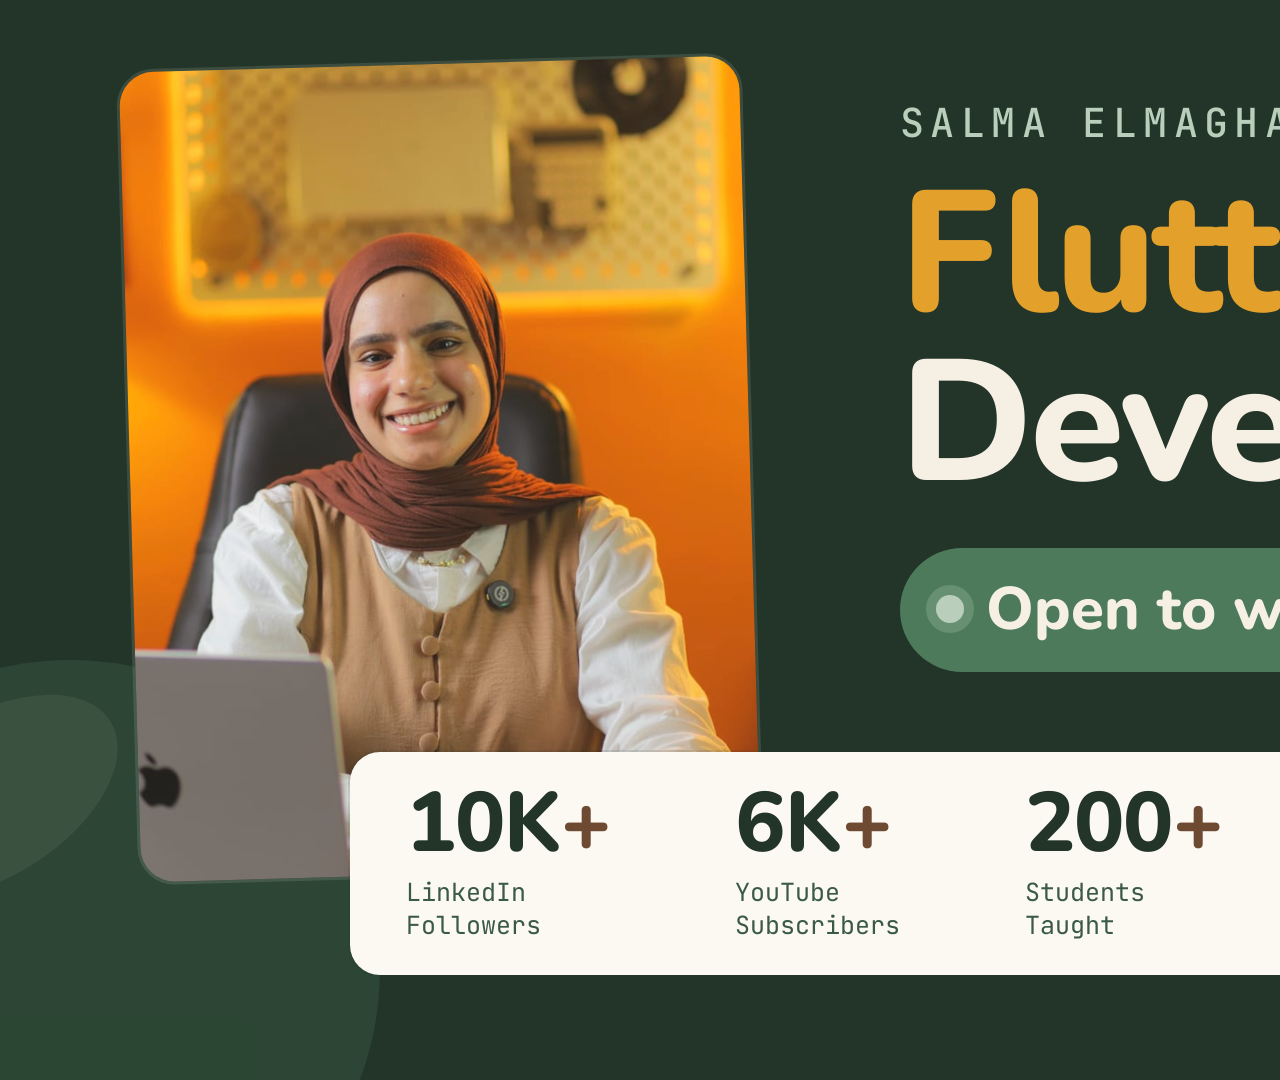
<file: promo-video/thumbnail.html>
<!doctype html>
<html lang="en">
<head>
<meta charset="utf-8">
<title>Salma · Promo Thumbnail</title>
<link href="https://fonts.googleapis.com/css2?family=Nunito:wght@700;800&family=JetBrains+Mono:wght@500&display=swap" rel="stylesheet">
<style>
  :root{ --ink:#223528; --sage:#4C7A5B; --mist:#B9CFBC; --honey:#E3A02B; --oat:#F6EFE4; --ink2:#2A4031; }
  *{box-sizing:border-box;margin:0;padding:0}
  html,body{background:#111;overflow:hidden}
  #stage{position:relative;width:1920px;height:1080px;background:var(--ink);overflow:hidden;font-family:Nunito,sans-serif;color:var(--oat)}
  .abs{position:absolute}
  .bub{position:absolute;border-radius:50%;overflow:hidden;background:rgba(76,122,91,.24)}
  .bub i{position:absolute;left:14%;top:9%;width:46%;height:26%;border-radius:50%;background:var(--oat);opacity:.07;transform:rotate(-32deg)}
  .frame{border-radius:34px;overflow:hidden;background:var(--ink2);outline:3px solid rgba(246,239,228,.12);transform:rotate(-1.6deg)}
  .frame img{width:100%;height:100%;object-fit:cover;object-position:center 28%;display:block}
  .pill{display:inline-flex;align-items:center;gap:22px;background:var(--sage);color:var(--oat);font-weight:800;font-size:60px;
    padding:20px 46px 22px 36px;border-radius:999px}
  .stats{position:absolute;display:flex;justify-content:space-between;background:#FCF9F3;color:var(--ink);border-radius:30px;
    padding:30px 56px 34px;outline:2px solid rgba(34,53,40,.12)}
  .stats .n{font-weight:800;font-size:84px;line-height:1;letter-spacing:-.01em}
  .stats .n b{color:#6E4A32;font-weight:800}
  .stats .l{font-family:'JetBrains Mono',monospace;font-size:25px;line-height:1.3;color:#3B5A45;margin-top:10px}
  .pill i{width:28px;height:28px;border-radius:50%;background:var(--mist);box-shadow:0 0 0 10px rgba(185,207,188,.25)}
</style>
</head>
<body>
<div id="stage">
  <div class="bub" style="left:1380px;top:-300px;width:720px;height:720px"><i></i></div>
  <div class="bub" style="left:-240px;top:660px;width:620px;height:620px"><i></i></div>
  <div class="bub" style="left:1460px;top:760px;width:560px;height:560px"><i></i></div>

  <div class="frame abs" style="left:130px;top:64px;width:620px;height:810px"><img src="media/profile-desk.png" style="transform:scale(1.3);transform-origin:44% 46%"></div>

  <!-- numbers strip, same as the portfolio stats row, overlapping the photo -->
  <div class="stats" style="left:350px;top:752px;width:1200px">
    <div><div class="n">10K<b>+</b></div><div class="l">LinkedIn<br>Followers</div></div>
    <div><div class="n">6K<b>+</b></div><div class="l">YouTube<br>Subscribers</div></div>
    <div><div class="n">200<b>+</b></div><div class="l">Students<br>Taught</div></div>
    <div><div class="n">12<b>+</b></div><div class="l">Workshops<br>Organized</div></div>
  </div>

  <div class="abs" style="left:900px;top:96px">
    <div style="font-family:'JetBrains Mono',monospace;font-weight:500;font-size:40px;letter-spacing:.16em;color:var(--mist)">SALMA ELMAGHAWRY</div>
    <div style="font-weight:800;font-size:172px;line-height:.98;letter-spacing:-.02em;margin-top:22px">
      <span style="color:var(--honey)">Flutter</span><br>Developer</div>
    <div style="margin-top:40px"><span class="pill"><i></i>Open to work</span></div>
  </div>

  <svg class="abs" viewBox="0 0 100 100" style="right:64px;bottom:56px;width:92px;height:92px">
    <rect width="100" height="100" rx="29" fill="#4C7A5B"/>
    <path d="M32,30 L48,46 L32,62 M52,30 L68,46 L52,62" fill="none" stroke="#F6EFE4" stroke-width="10" stroke-linecap="round" stroke-linejoin="round"/>
    <rect x="32" y="76" width="38" height="10" rx="5" fill="#E3A02B"/>
  </svg>
</div>
<script>
window.VIDEO = { w: 1920, h: 1080, dur: 1, fps: 1 };
window.render = () => {};
</script>
</body>
</html>
</file>
